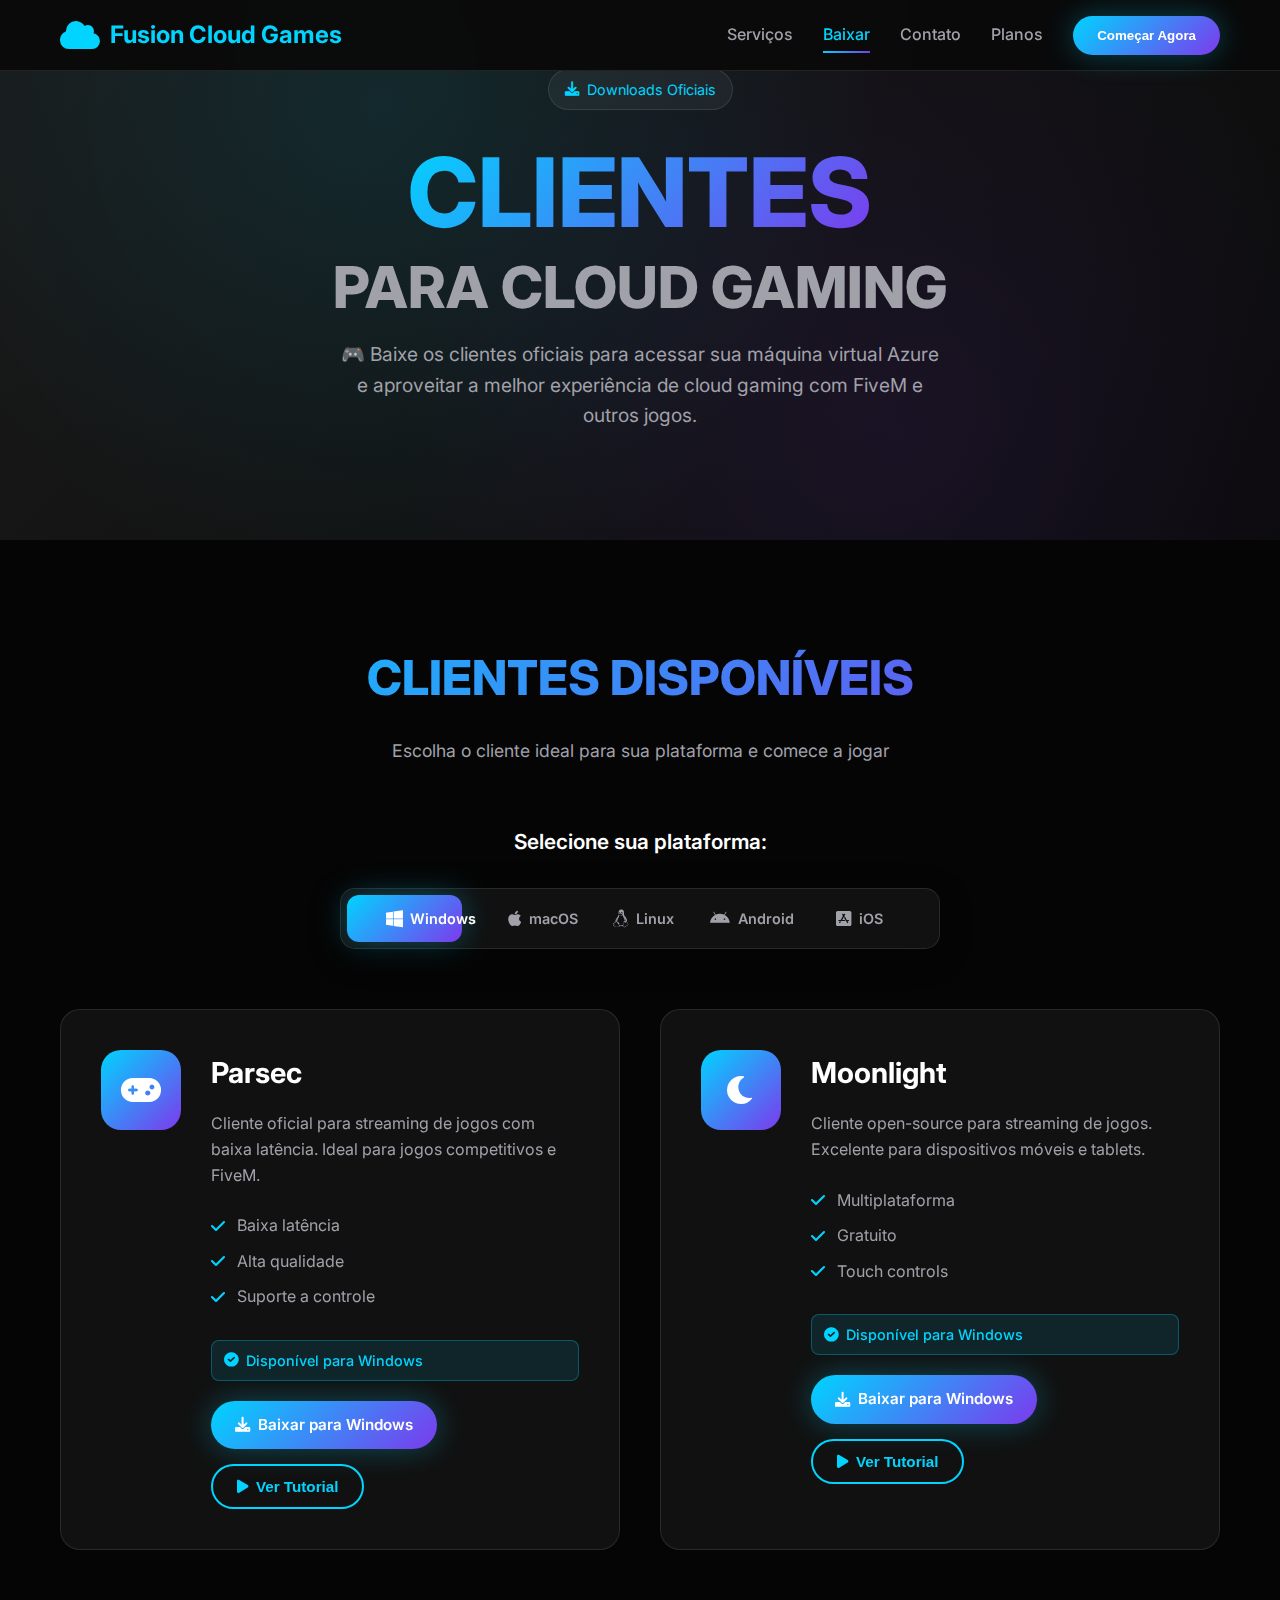
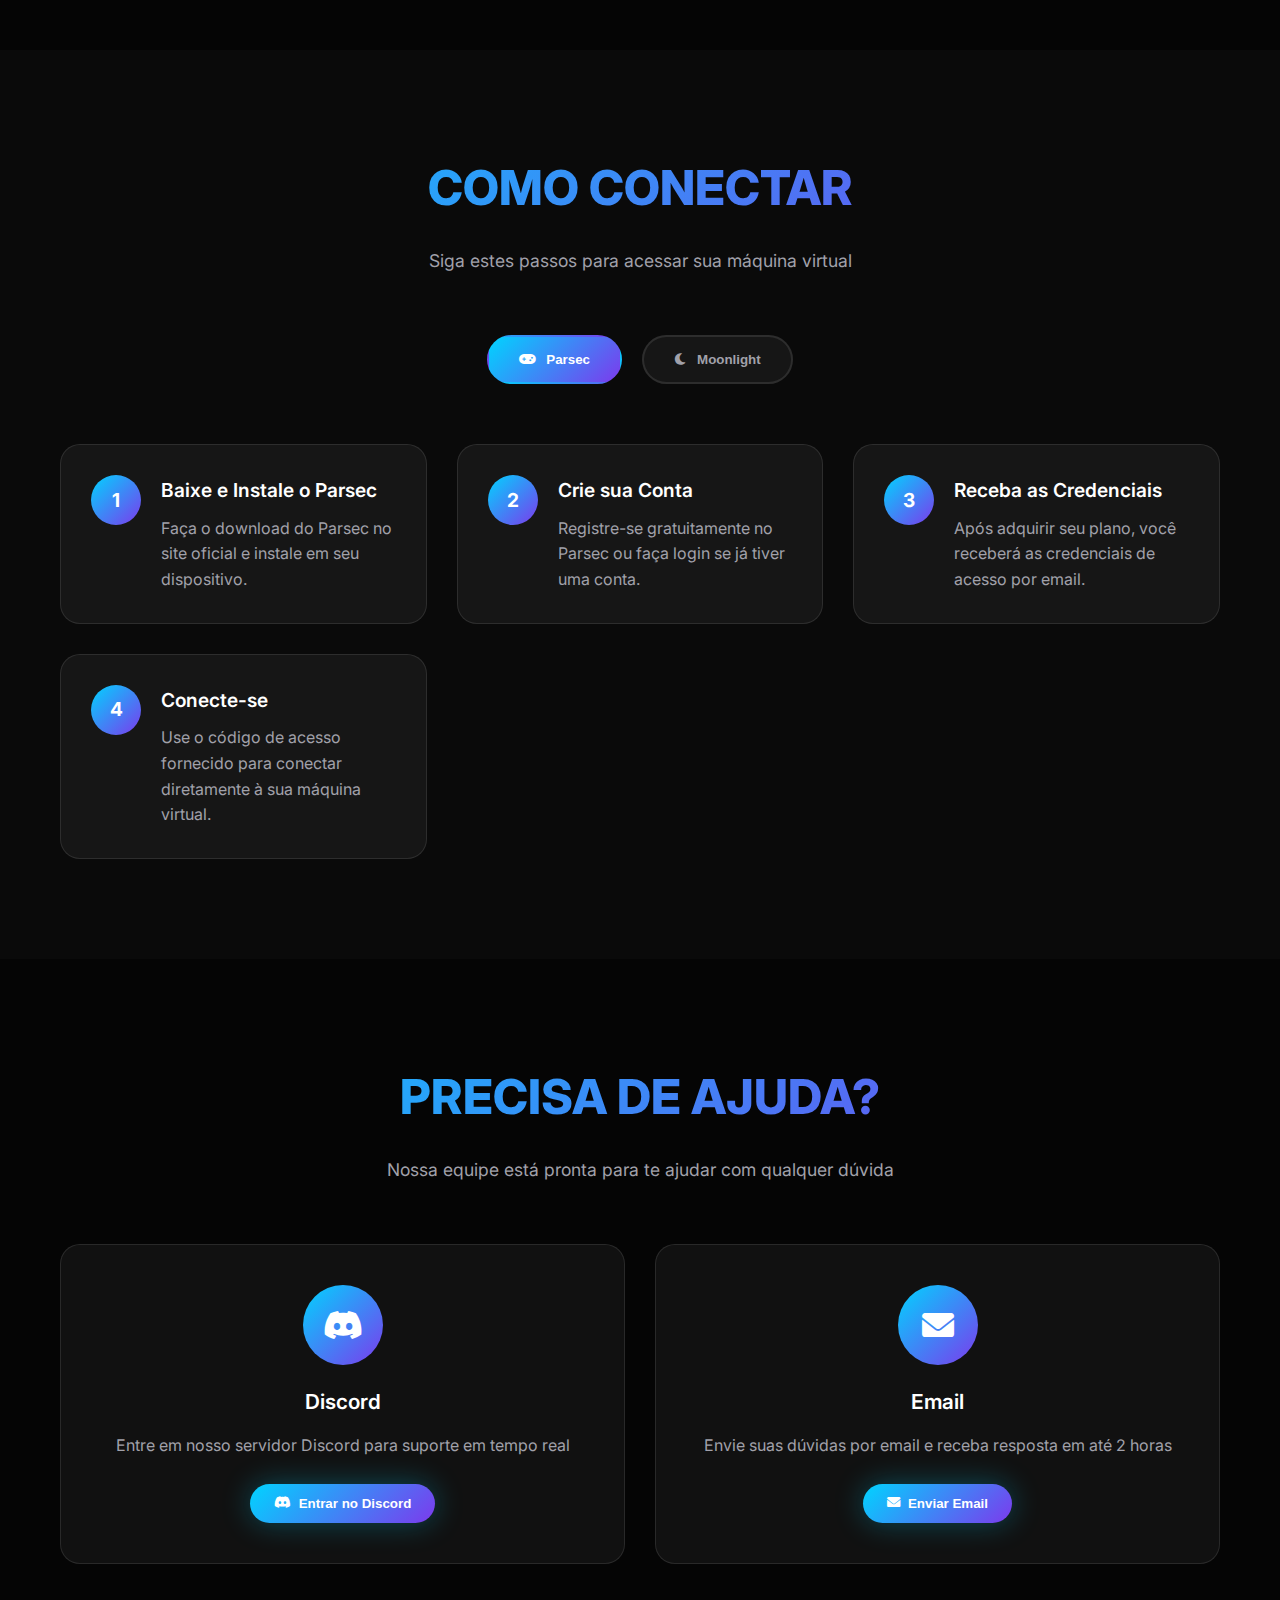
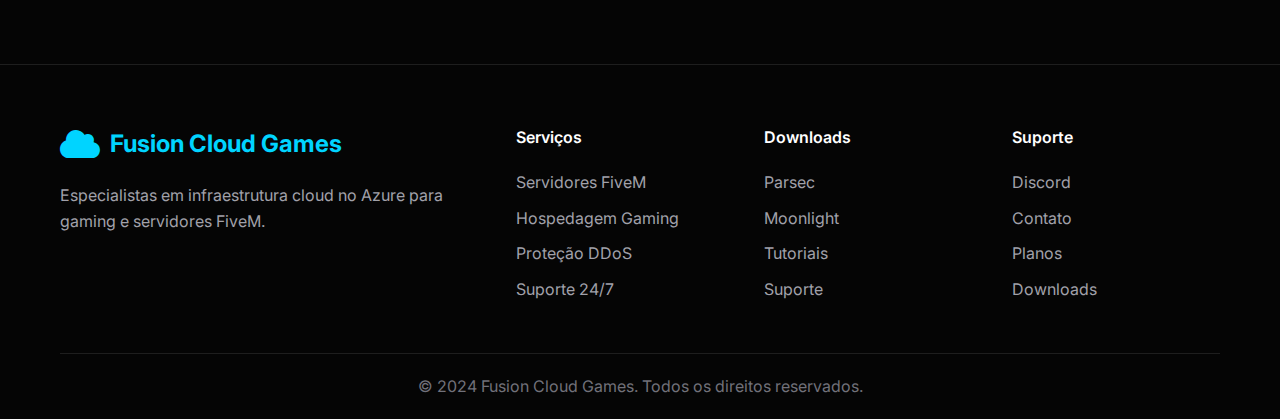
<file: downloads.html>
<!DOCTYPE html>
<html lang="pt-BR">
<head>
    <meta charset="UTF-8">
    <meta name="viewport" content="width=device-width, initial-scale=1.0">
    <title>Downloads - Fusion Cloud Games</title>
    <link rel="stylesheet" href="styles.css">
    <link href="https://fonts.googleapis.com/css2?family=Inter:wght@300;400;500;600;700;800&display=swap" rel="stylesheet">
    <link rel="stylesheet" href="https://cdnjs.cloudflare.com/ajax/libs/font-awesome/6.0.0/css/all.min.css">
</head>
<body>
    <!-- Navigation -->
    <nav class="navbar">
        <div class="nav-container">
            <div class="nav-logo">
                <i class="fas fa-cloud"></i>
                <span>Fusion Cloud Games</span>
            </div>
            <div class="nav-menu">
                <a href="index.html#services" class="nav-link">Serviços</a>
                <a href="downloads.html" class="nav-link active">Baixar</a>
                <a href="index.html#contact" class="nav-link">Contato</a>
                <a href="index.html#plans" class="nav-link">Planos</a>
                <button class="cta-button" onclick="window.open('https://discord.gg/skmDUGqHpy', '_blank')">Começar Agora</button>
            </div>
            <div class="hamburger">
                <span></span>
                <span></span>
                <span></span>
            </div>
        </div>
    </nav>

    <!-- Hero Section -->
    <section class="downloads-hero">
        <div class="hero-background">
            <div class="gradient-overlay"></div>
        </div>
        <div class="hero-content">
            <div class="hero-badge">
                <i class="fas fa-download"></i>
                <span>Downloads Oficiais</span>
            </div>
            <h1 class="hero-title">
                <span class="gradient-text">CLIENTES</span>
                <span class="hero-subtitle">PARA CLOUD GAMING</span>
            </h1>
            <p class="hero-description">
                🎮 Baixe os clientes oficiais para acessar sua máquina virtual Azure e aproveitar 
                a melhor experiência de cloud gaming com FiveM e outros jogos.
            </p>
        </div>
    </section>

    <!-- Downloads Section -->
    <section class="downloads-section">
        <div class="container">
            <h2 class="section-title">CLIENTES DISPONÍVEIS</h2>
            <p class="section-subtitle">Escolha o cliente ideal para sua plataforma e comece a jogar</p>
            
            <!-- Platform Selector -->
            <div class="platform-selector">
                <h3>Selecione sua plataforma:</h3>
                <div class="platform-segment-control">
                    <input type="radio" id="windows" name="platform" value="windows" checked>
                    <label for="windows" class="platform-option">
                        <i class="fab fa-windows"></i>
                        <span>Windows</span>
                    </label>
                    
                    <input type="radio" id="mac" name="platform" value="mac">
                    <label for="mac" class="platform-option">
                        <i class="fab fa-apple"></i>
                        <span>macOS</span>
                    </label>
                    
                    <input type="radio" id="linux" name="platform" value="linux">
                    <label for="linux" class="platform-option">
                        <i class="fab fa-linux"></i>
                        <span>Linux</span>
                    </label>
                    
                    <input type="radio" id="android" name="platform" value="android">
                    <label for="android" class="platform-option">
                        <i class="fab fa-android"></i>
                        <span>Android</span>
                    </label>
                    
                    <input type="radio" id="ios" name="platform" value="ios">
                    <label for="ios" class="platform-option">
                        <i class="fab fa-app-store-ios"></i>
                        <span>iOS</span>
                    </label>
                    
                    <div class="platform-indicator"></div>
                </div>
            </div>

            <div class="downloads-grid">
                <!-- Parsec -->
                <div class="download-card">
                    <div class="download-icon">
                        <i class="fas fa-gamepad"></i>
                    </div>
                    <div class="download-info">
                        <h3>Parsec</h3>
                        <p>Cliente oficial para streaming de jogos com baixa latência. Ideal para jogos competitivos e FiveM.</p>
                        <div class="download-features">
                            <div class="feature-item">
                                <i class="fas fa-check"></i>
                                <span>Baixa latência</span>
                            </div>
                            <div class="feature-item">
                                <i class="fas fa-check"></i>
                                <span>Alta qualidade</span>
                            </div>
                            <div class="feature-item">
                                <i class="fas fa-check"></i>
                                <span>Suporte a controle</span>
                            </div>
                        </div>
                        <div class="platform-info">
                            <div class="platform-status" id="parsec-status">
                                <i class="fas fa-check-circle"></i>
                                <span>Disponível para Windows</span>
                            </div>
                        </div>
                        <div class="download-buttons">
                            <a href="https://parsec.app/downloads" target="_blank" class="download-btn primary" id="parsec-download">
                                <i class="fas fa-download"></i>
                                <span id="parsec-text">Baixar para Windows</span>
                            </a>
                            <button class="download-btn secondary" onclick="showTutorial('parsec')">
                                <i class="fas fa-play"></i>
                                Ver Tutorial
                            </button>
                        </div>
                    </div>
                </div>

                <!-- Moonlight -->
                <div class="download-card">
                    <div class="download-icon">
                        <i class="fas fa-moon"></i>
                    </div>
                    <div class="download-info">
                        <h3>Moonlight</h3>
                        <p>Cliente open-source para streaming de jogos. Excelente para dispositivos móveis e tablets.</p>
                        <div class="download-features">
                            <div class="feature-item">
                                <i class="fas fa-check"></i>
                                <span>Multiplataforma</span>
                            </div>
                            <div class="feature-item">
                                <i class="fas fa-check"></i>
                                <span>Gratuito</span>
                            </div>
                            <div class="feature-item">
                                <i class="fas fa-check"></i>
                                <span>Touch controls</span>
                            </div>
                        </div>
                        <div class="platform-info">
                            <div class="platform-status" id="moonlight-status">
                                <i class="fas fa-check-circle"></i>
                                <span>Disponível para Windows</span>
                            </div>
                        </div>
                        <div class="download-buttons">
                            <a href="https://moonlight-stream.org/" target="_blank" class="download-btn primary" id="moonlight-download">
                                <i class="fas fa-download"></i>
                                <span id="moonlight-text">Baixar para Windows</span>
                            </a>
                            <button class="download-btn secondary" onclick="showTutorial('moonlight')">
                                <i class="fas fa-play"></i>
                                Ver Tutorial
                            </button>
                        </div>
                    </div>
                </div>
            </div>
        </div>
    </section>

    <!-- Tutorial Section -->
    <section class="tutorial-section">
        <div class="container">
            <h2 class="section-title">COMO CONECTAR</h2>
            <p class="section-subtitle">Siga estes passos para acessar sua máquina virtual</p>
            
            <div class="tutorial-tabs">
                <button class="tutorial-tab active" data-tutorial="parsec">
                    <i class="fas fa-gamepad"></i>
                    <span>Parsec</span>
                </button>
                <button class="tutorial-tab" data-tutorial="moonlight">
                    <i class="fas fa-moon"></i>
                    <span>Moonlight</span>
                </button>
            </div>

            <!-- Parsec Tutorial -->
            <div class="tutorial-content active" id="parsec-tutorial">
                <div class="tutorial-steps">
                    <div class="step">
                        <div class="step-number">1</div>
                        <div class="step-content">
                            <h3>Baixe e Instale o Parsec</h3>
                            <p>Faça o download do Parsec no site oficial e instale em seu dispositivo.</p>
                        </div>
                    </div>
                    <div class="step">
                        <div class="step-number">2</div>
                        <div class="step-content">
                            <h3>Crie sua Conta</h3>
                            <p>Registre-se gratuitamente no Parsec ou faça login se já tiver uma conta.</p>
                        </div>
                    </div>
                    <div class="step">
                        <div class="step-number">3</div>
                        <div class="step-content">
                            <h3>Receba as Credenciais</h3>
                            <p>Após adquirir seu plano, você receberá as credenciais de acesso por email.</p>
                        </div>
                    </div>
                    <div class="step">
                        <div class="step-number">4</div>
                        <div class="step-content">
                            <h3>Conecte-se</h3>
                            <p>Use o código de acesso fornecido para conectar diretamente à sua máquina virtual.</p>
                        </div>
                    </div>
                </div>
            </div>

            <!-- Moonlight Tutorial -->
            <div class="tutorial-content" id="moonlight-tutorial">
                <div class="tutorial-steps">
                    <div class="step">
                        <div class="step-number">1</div>
                        <div class="step-content">
                            <h3>Baixe o Moonlight</h3>
                            <p>Instale o Moonlight no seu dispositivo (Windows, Android, iOS, etc.).</p>
                        </div>
                    </div>
                    <div class="step">
                        <div class="step-number">2</div>
                        <div class="step-content">
                            <h3>Configure a Conexão</h3>
                            <p>Adicione o IP da máquina virtual e configure as credenciais fornecidas.</p>
                        </div>
                    </div>
                    <div class="step">
                        <div class="step-number">3</div>
                        <div class="step-content">
                            <h3>Teste a Conexão</h3>
                            <p>Verifique se a conexão está estável e com boa qualidade de imagem.</p>
                        </div>
                    </div>
                    <div class="step">
                        <div class="step-number">4</div>
                        <div class="step-content">
                            <h3>Comece a Jogar</h3>
                            <p>Abra o FiveM ou seu jogo favorito e aproveite a experiência de cloud gaming!</p>
                        </div>
                    </div>
                </div>
            </div>
        </div>
    </section>

    <!-- Support Section -->
    <section class="support-section">
        <div class="container">
            <h2 class="section-title">PRECISA DE AJUDA?</h2>
            <p class="section-subtitle">Nossa equipe está pronta para te ajudar com qualquer dúvida</p>
            
            <div class="support-options">
                <div class="support-card">
                    <div class="support-icon">
                        <i class="fab fa-discord"></i>
                    </div>
                    <h3>Discord</h3>
                    <p>Entre em nosso servidor Discord para suporte em tempo real</p>
                    <button class="support-btn" onclick="window.open('https://discord.gg/skmDUGqHpy', '_blank')">
                        <i class="fab fa-discord"></i>
                        Entrar no Discord
                    </button>
                </div>
                
                <div class="support-card">
                    <div class="support-icon">
                        <i class="fas fa-envelope"></i>
                    </div>
                    <h3>Email</h3>
                    <p>Envie suas dúvidas por email e receba resposta em até 2 horas</p>
                    <button class="support-btn" onclick="window.location.href='index.html#contact'">
                        <i class="fas fa-envelope"></i>
                        Enviar Email
                    </button>
                </div>
            </div>
        </div>
    </section>

    <!-- Footer -->
    <footer class="footer">
        <div class="container">
            <div class="footer-content">
                <div class="footer-section">
                    <div class="footer-logo">
                        <i class="fas fa-cloud"></i>
                        <span>Fusion Cloud Games</span>
                    </div>
                    <p>Especialistas em infraestrutura cloud no Azure para gaming e servidores FiveM.</p>
                </div>
                
                <div class="footer-section">
                    <h4>Serviços</h4>
                    <ul>
                        <li><a href="index.html#services">Servidores FiveM</a></li>
                        <li><a href="index.html#services">Hospedagem Gaming</a></li>
                        <li><a href="index.html#services">Proteção DDoS</a></li>
                        <li><a href="index.html#services">Suporte 24/7</a></li>
                    </ul>
                </div>
                
                <div class="footer-section">
                    <h4>Downloads</h4>
                    <ul>
                        <li><a href="#parsec">Parsec</a></li>
                        <li><a href="#moonlight">Moonlight</a></li>
                        <li><a href="#tutorial">Tutoriais</a></li>
                        <li><a href="#support">Suporte</a></li>
                    </ul>
                </div>
                
                <div class="footer-section">
                    <h4>Suporte</h4>
                    <ul>
                        <li><a href="https://discord.gg/skmDUGqHpy" target="_blank">Discord</a></li>
                        <li><a href="index.html#contact">Contato</a></li>
                        <li><a href="index.html#plans">Planos</a></li>
                        <li><a href="downloads.html">Downloads</a></li>
                    </ul>
                </div>
            </div>
            
            <div class="footer-bottom">
                <p>&copy; 2024 Fusion Cloud Games. Todos os direitos reservados.</p>
            </div>
        </div>
    </footer>

    <script src="script.js"></script>
    <script>
        // Platform data
        const platformData = {
            windows: {
                name: 'Windows',
                parsec: { available: true, url: 'https://parsec.app/downloads', text: 'Baixar para Windows' },
                moonlight: { available: true, url: 'https://moonlight-stream.org/', text: 'Baixar para Windows' }
            },
            mac: {
                name: 'macOS',
                parsec: { available: true, url: 'https://parsec.app/downloads', text: 'Baixar para macOS' },
                moonlight: { available: true, url: 'https://moonlight-stream.org/', text: 'Baixar para macOS' }
            },
            linux: {
                name: 'Linux',
                parsec: { available: false, url: '#', text: 'Não disponível' },
                moonlight: { available: true, url: 'https://moonlight-stream.org/', text: 'Baixar para Linux' }
            },
            android: {
                name: 'Android',
                parsec: { available: true, url: 'https://play.google.com/store/apps/details?id=tv.parsec.client', text: 'Baixar no Google Play' },
                moonlight: { available: true, url: 'https://play.google.com/store/apps/details?id=com.limelight', text: 'Baixar no Google Play' }
            },
            ios: {
                name: 'iOS',
                parsec: { available: false, url: '#', text: 'Não disponível' },
                moonlight: { available: true, url: 'https://apps.apple.com/app/moonlight-game-streaming/id1000551566', text: 'Baixar na App Store' }
            }
        };

        // Platform selector functionality
        const platformInputs = document.querySelectorAll('input[name="platform"]');
        
        platformInputs.forEach(input => {
            input.addEventListener('change', function() {
                const selectedPlatform = this.value;
                updatePlatformInfo(selectedPlatform);
            });
        });

        function updatePlatformInfo(platform) {
            const data = platformData[platform];
            
            // Update Parsec
            const parsecStatus = document.getElementById('parsec-status');
            const parsecDownload = document.getElementById('parsec-download');
            const parsecText = document.getElementById('parsec-text');
            
            if (data.parsec.available) {
                parsecStatus.innerHTML = '<i class="fas fa-check-circle"></i><span>Disponível para ' + data.name + '</span>';
                parsecStatus.style.background = 'rgba(0, 212, 255, 0.1)';
                parsecStatus.style.borderColor = 'rgba(0, 212, 255, 0.3)';
                parsecStatus.style.color = 'var(--primary-color)';
                parsecDownload.href = data.parsec.url;
                parsecDownload.style.opacity = '1';
                parsecDownload.style.pointerEvents = 'auto';
                parsecText.textContent = data.parsec.text;
            } else {
                parsecStatus.innerHTML = '<i class="fas fa-times-circle"></i><span>Não disponível para ' + data.name + '</span>';
                parsecStatus.style.background = 'rgba(239, 68, 68, 0.1)';
                parsecStatus.style.borderColor = 'rgba(239, 68, 68, 0.3)';
                parsecStatus.style.color = '#ef4444';
                parsecDownload.href = '#';
                parsecDownload.style.opacity = '0.5';
                parsecDownload.style.pointerEvents = 'none';
                parsecText.textContent = data.parsec.text;
            }
            
            // Update Moonlight
            const moonlightStatus = document.getElementById('moonlight-status');
            const moonlightDownload = document.getElementById('moonlight-download');
            const moonlightText = document.getElementById('moonlight-text');
            
            if (data.moonlight.available) {
                moonlightStatus.innerHTML = '<i class="fas fa-check-circle"></i><span>Disponível para ' + data.name + '</span>';
                moonlightStatus.style.background = 'rgba(0, 212, 255, 0.1)';
                moonlightStatus.style.borderColor = 'rgba(0, 212, 255, 0.3)';
                moonlightStatus.style.color = 'var(--primary-color)';
                moonlightDownload.href = data.moonlight.url;
                moonlightDownload.style.opacity = '1';
                moonlightDownload.style.pointerEvents = 'auto';
                moonlightText.textContent = data.moonlight.text;
            } else {
                moonlightStatus.innerHTML = '<i class="fas fa-times-circle"></i><span>Não disponível para ' + data.name + '</span>';
                moonlightStatus.style.background = 'rgba(239, 68, 68, 0.1)';
                moonlightStatus.style.borderColor = 'rgba(239, 68, 68, 0.3)';
                moonlightStatus.style.color = '#ef4444';
                moonlightDownload.href = '#';
                moonlightDownload.style.opacity = '0.5';
                moonlightDownload.style.pointerEvents = 'none';
                moonlightText.textContent = data.moonlight.text;
            }
        }

        // Tutorial tabs functionality
        const tutorialTabs = document.querySelectorAll('.tutorial-tab');
        const tutorialContents = document.querySelectorAll('.tutorial-content');

        tutorialTabs.forEach(tab => {
            tab.addEventListener('click', function() {
                const tutorialType = this.getAttribute('data-tutorial');
                
                // Remove active class from all tabs and contents
                tutorialTabs.forEach(t => t.classList.remove('active'));
                tutorialContents.forEach(c => c.classList.remove('active'));
                
                // Add active class to clicked tab and corresponding content
                this.classList.add('active');
                document.getElementById(`${tutorialType}-tutorial`).classList.add('active');
            });
        });

        function showTutorial(type) {
            // Remove active class from all tabs and contents
            tutorialTabs.forEach(t => t.classList.remove('active'));
            tutorialContents.forEach(c => c.classList.remove('active'));
            
            // Add active class to selected tutorial
            document.querySelector(`[data-tutorial="${type}"]`).classList.add('active');
            document.getElementById(`${type}-tutorial`).classList.add('active');
            
            // Scroll to tutorial section
            document.querySelector('.tutorial-section').scrollIntoView({ behavior: 'smooth' });
        }

        // Initialize platform info on page load
        document.addEventListener('DOMContentLoaded', function() {
            updatePlatformInfo('windows');
        });
    </script>
</body>
</html>
</file>
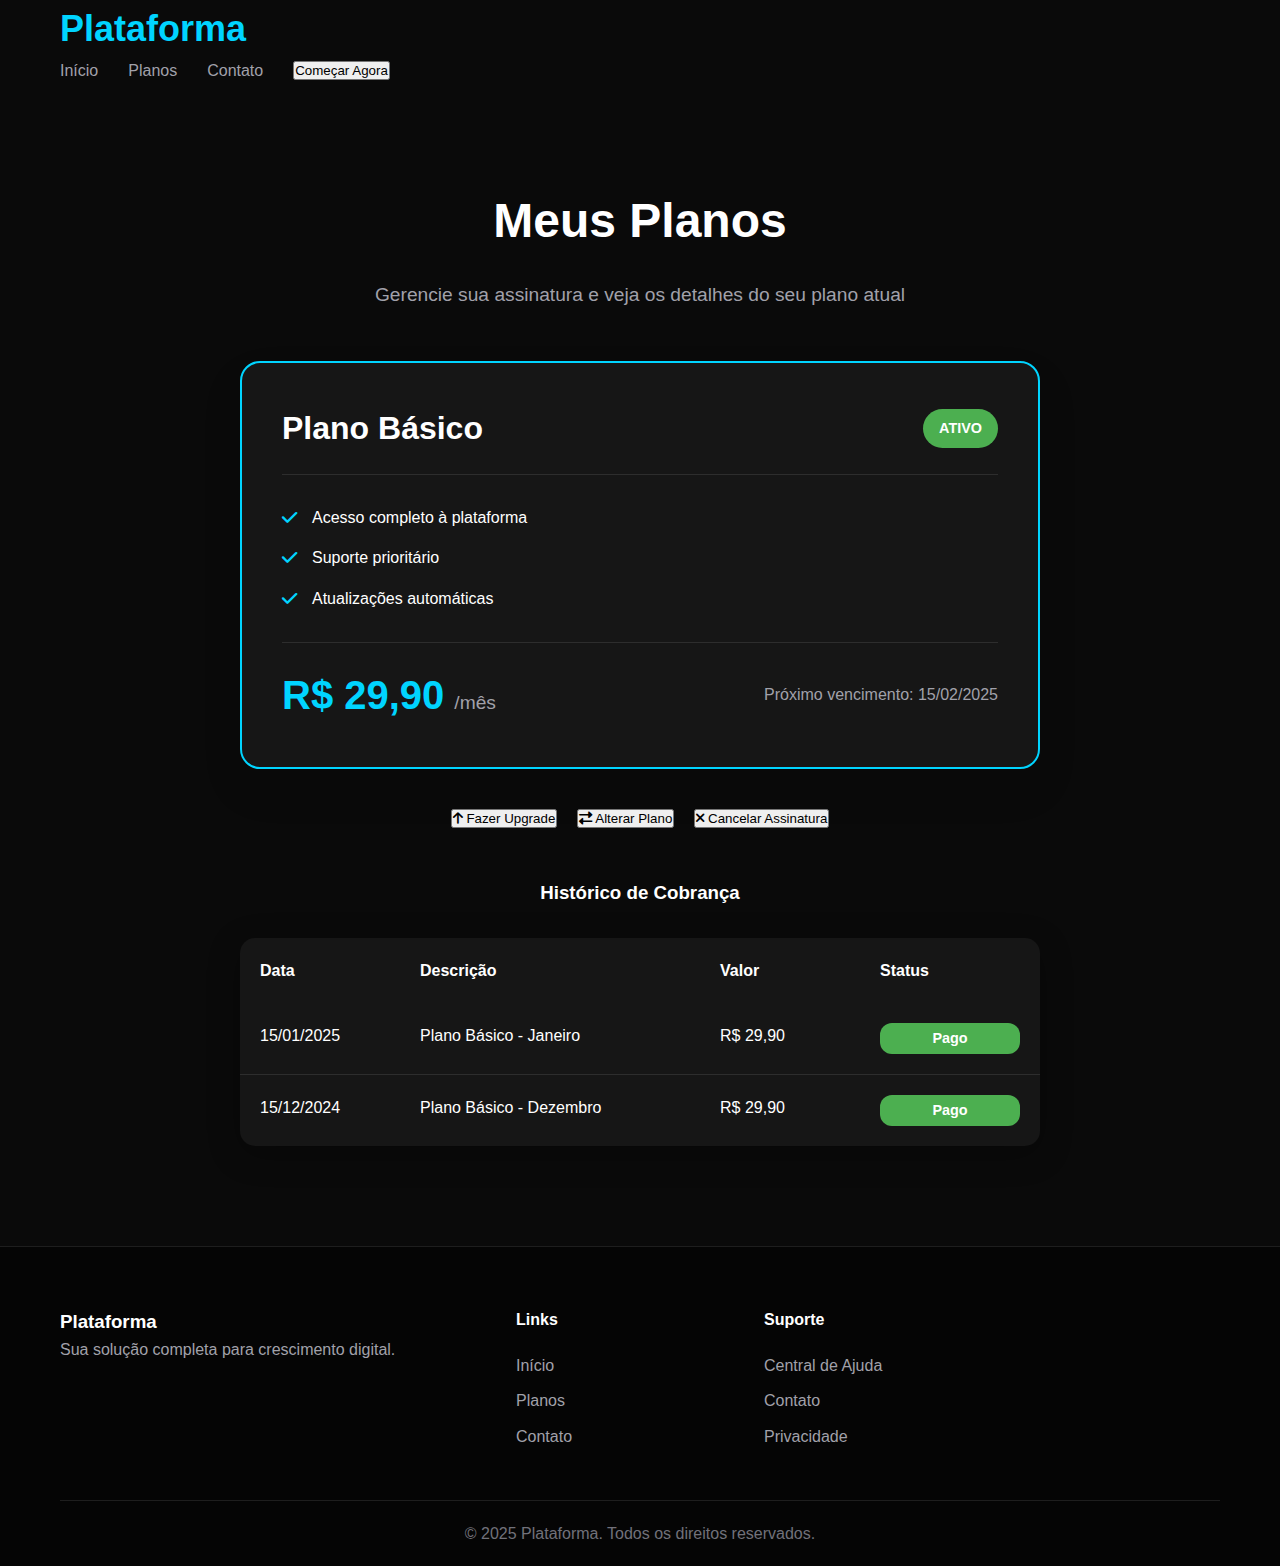
<file: plans.html>
<!DOCTYPE html>
<html lang="pt-BR">
<head>
    <meta charset="UTF-8">
    <meta name="viewport" content="width=device-width, initial-scale=1.0">
    <title>Meus Planos - Plataforma</title>
    <link rel="stylesheet" href="styles.css">
    <link rel="stylesheet" href="https://cdnjs.cloudflare.com/ajax/libs/font-awesome/6.0.0/css/all.min.css">
</head>
<body>
    <!-- Header -->
    <header class="header">
        <div class="container">
            <div class="nav">
                <div class="nav-logo">
                    <h2>Plataforma</h2>
                </div>
                <div class="nav-menu">
                    <a href="index.html" class="nav-link">Início</a>
                    <a href="#plans" class="nav-link">Planos</a>
                    <a href="#contact" class="nav-link">Contato</a>
                    <button id="login-btn" class="btn btn-primary">Começar Agora</button>
                </div>
            </div>
        </div>
    </header>

    <!-- Plans Section -->
    <section class="plans-section">
        <div class="container">
            <div class="plans-header">
                <h1>Meus Planos</h1>
                <p>Gerencie sua assinatura e veja os detalhes do seu plano atual</p>
            </div>

            <div class="current-plan">
                <div class="plan-card active">
                    <div class="plan-header">
                        <h3 id="current-plan-name">Plano Básico</h3>
                        <span class="plan-status" id="plan-status">Ativo</span>
                    </div>
                    <div class="plan-details">
                        <div class="plan-feature">
                            <i class="fas fa-check"></i>
                            <span>Acesso completo à plataforma</span>
                        </div>
                        <div class="plan-feature">
                            <i class="fas fa-check"></i>
                            <span>Suporte prioritário</span>
                        </div>
                        <div class="plan-feature">
                            <i class="fas fa-check"></i>
                            <span>Atualizações automáticas</span>
                        </div>
                    </div>
                    <div class="plan-info">
                        <div class="plan-price">
                            <span class="price" id="current-plan-price">R$ 29,90</span>
                            <span class="period">/mês</span>
                        </div>
                        <div class="plan-date">
                            <p>Próximo vencimento: <span id="next-billing">15/02/2025</span></p>
                        </div>
                    </div>
                </div>
            </div>

            <div class="plan-actions">
                <button class="btn btn-primary" onclick="upgradePlan()">
                    <i class="fas fa-arrow-up"></i>
                    Fazer Upgrade
                </button>
                <button class="btn btn-secondary" onclick="changePlan()">
                    <i class="fas fa-exchange-alt"></i>
                    Alterar Plano
                </button>
                <button class="btn btn-danger" onclick="cancelPlan()">
                    <i class="fas fa-times"></i>
                    Cancelar Assinatura
                </button>
            </div>

            <div class="billing-history">
                <h3>Histórico de Cobrança</h3>
                <div class="billing-table">
                    <div class="billing-header">
                        <span>Data</span>
                        <span>Descrição</span>
                        <span>Valor</span>
                        <span>Status</span>
                    </div>
                    <div class="billing-row">
                        <span>15/01/2025</span>
                        <span>Plano Básico - Janeiro</span>
                        <span>R$ 29,90</span>
                        <span class="status paid">Pago</span>
                    </div>
                    <div class="billing-row">
                        <span>15/12/2024</span>
                        <span>Plano Básico - Dezembro</span>
                        <span>R$ 29,90</span>
                        <span class="status paid">Pago</span>
                    </div>
                </div>
            </div>
        </div>
    </section>

    <!-- Footer -->
    <footer class="footer">
        <div class="container">
            <div class="footer-content">
                <div class="footer-section">
                    <h3>Plataforma</h3>
                    <p>Sua solução completa para crescimento digital.</p>
                </div>
                <div class="footer-section">
                    <h4>Links</h4>
                    <ul>
                        <li><a href="index.html">Início</a></li>
                        <li><a href="#plans">Planos</a></li>
                        <li><a href="#contact">Contato</a></li>
                    </ul>
                </div>
                <div class="footer-section">
                    <h4>Suporte</h4>
                    <ul>
                        <li><a href="#help">Central de Ajuda</a></li>
                        <li><a href="#contact">Contato</a></li>
                        <li><a href="#privacy">Privacidade</a></li>
                    </ul>
                </div>
            </div>
            <div class="footer-bottom">
                <p>&copy; 2025 Plataforma. Todos os direitos reservados.</p>
            </div>
        </div>
    </footer>

    <script src="script.js"></script>
    <script src="plans.js"></script>
</body>
</html>
</file>
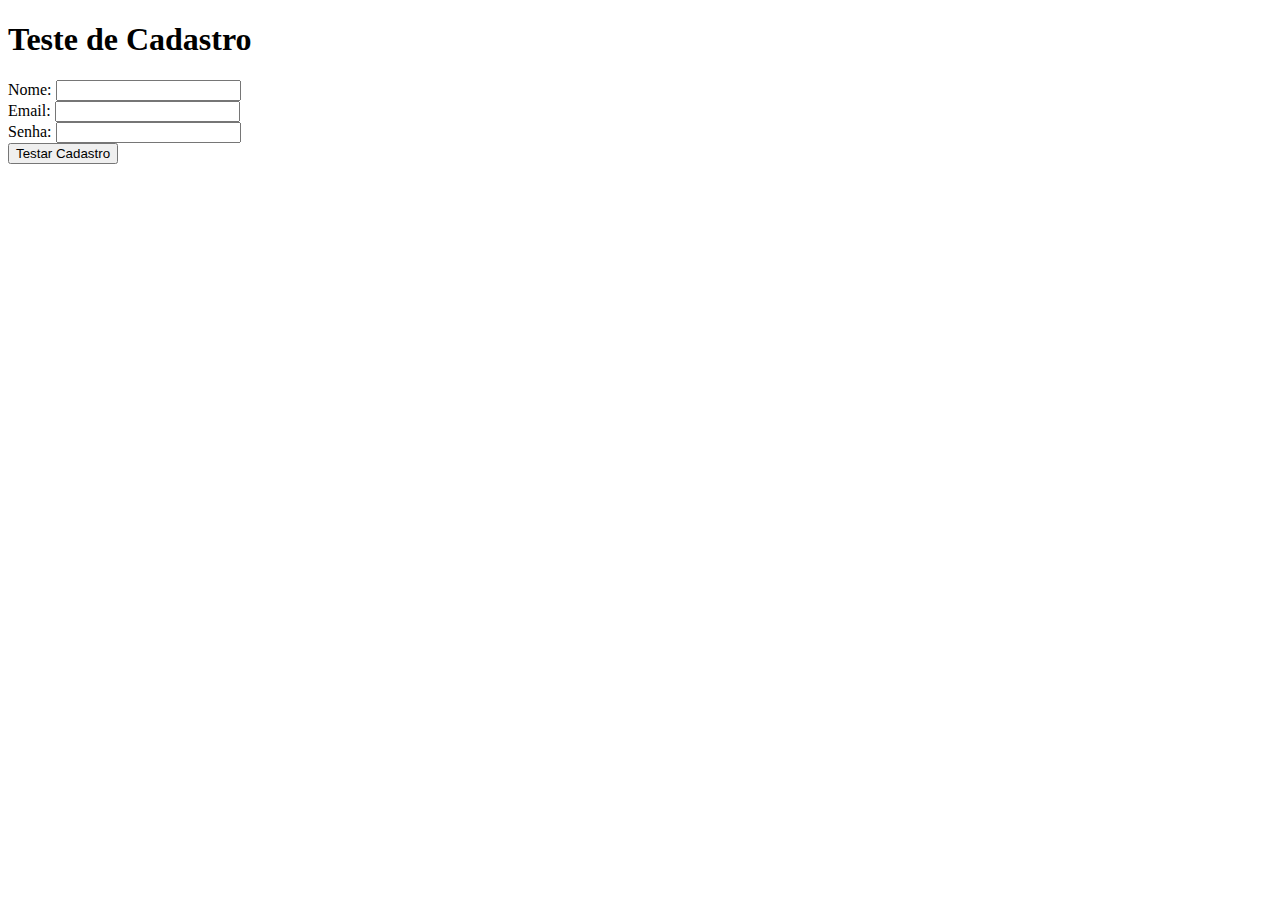
<file: test.html>
<!DOCTYPE html>
<html lang="pt-BR">
<head>
    <meta charset="UTF-8">
    <meta name="viewport" content="width=device-width, initial-scale=1.0">
    <title>Teste de Cadastro</title>
</head>
<body>
    <h1>Teste de Cadastro</h1>
    
    <form id="test-form">
        <div>
            <label for="test-name">Nome:</label>
            <input type="text" id="test-name" required>
        </div>
        <div>
            <label for="test-email">Email:</label>
            <input type="email" id="test-email" required>
        </div>
        <div>
            <label for="test-password">Senha:</label>
            <input type="password" id="test-password" required>
        </div>
        <button type="submit">Testar Cadastro</button>
    </form>
    
    <div id="result"></div>
    
    <script>
        document.getElementById('test-form').addEventListener('submit', function(e) {
            e.preventDefault();
            
            const name = document.getElementById('test-name').value;
            const email = document.getElementById('test-email').value;
            const password = document.getElementById('test-password').value;
            
            const result = document.getElementById('result');
            result.innerHTML = `
                <h3>Dados Capturados:</h3>
                <p>Nome: ${name}</p>
                <p>Email: ${email}</p>
                <p>Senha: ${password}</p>
            `;
        });
    </script>
</body>
</html>
</file>
<file: styles.css>
/* Reset e Base */
* {
    margin: 0;
    padding: 0;
    box-sizing: border-box;
}

:root {
    --primary-color: #00d4ff;
    --secondary-color: #7c3aed;
    --accent-color: #f59e0b;
    --dark-bg: #0a0a0a;
    --darker-bg: #050505;
    --card-bg: rgba(255, 255, 255, 0.05);
    --text-primary: #ffffff;
    --text-secondary: #a1a1aa;
    --text-muted: #71717a;
    --border-color: rgba(255, 255, 255, 0.1);
    --gradient-primary: linear-gradient(135deg, #00d4ff 0%, #7c3aed 100%);
    --gradient-secondary: linear-gradient(135deg, #f59e0b 0%, #ef4444 100%);
    --gradient-dark: linear-gradient(135deg, #1a1a1a 0%, #0a0a0a 100%);
    --shadow-glow: 0 0 30px rgba(0, 212, 255, 0.3);
    --shadow-card: 0 8px 32px rgba(0, 0, 0, 0.3);
}

body {
    font-family: 'Inter', sans-serif;
    background: var(--dark-bg);
    color: var(--text-primary);
    line-height: 1.6;
    overflow-x: hidden;
}

.container {
    max-width: 1200px;
    margin: 0 auto;
    padding: 0 20px;
}

/* Navigation */
.navbar {
    position: fixed;
    top: 0;
    width: 100%;
    background: rgba(10, 10, 10, 0.95);
    backdrop-filter: blur(20px);
    border-bottom: 1px solid var(--border-color);
    z-index: 1000;
    transition: all 0.3s ease;
}

.nav-container {
    max-width: 1200px;
    margin: 0 auto;
    padding: 0 20px;
    display: flex;
    justify-content: space-between;
    align-items: center;
    height: 70px;
}

.nav-logo {
    display: flex;
    align-items: center;
    gap: 10px;
    font-size: 1.5rem;
    font-weight: 700;
    color: var(--primary-color);
}

.nav-logo i {
    font-size: 2rem;
}

.nav-menu {
    display: flex;
    align-items: center;
    gap: 30px;
}

.nav-link {
    color: var(--text-secondary);
    text-decoration: none;
    font-weight: 500;
    transition: color 0.3s ease;
    position: relative;
}

.nav-link:hover {
    color: var(--primary-color);
}

.nav-link::after {
    content: '';
    position: absolute;
    bottom: -5px;
    left: 0;
    width: 0;
    height: 2px;
    background: var(--gradient-primary);
    transition: width 0.3s ease;
}

.nav-link:hover::after {
    width: 100%;
}

.cta-button {
    background: var(--gradient-primary);
    color: white;
    border: none;
    padding: 12px 24px;
    border-radius: 25px;
    font-weight: 600;
    cursor: pointer;
    transition: all 0.3s ease;
    box-shadow: var(--shadow-glow);
}

.cta-button:hover {
    transform: translateY(-2px);
    box-shadow: 0 0 40px rgba(0, 212, 255, 0.5);
}

.hamburger {
    display: none;
    flex-direction: column;
    cursor: pointer;
    gap: 4px;
}

.hamburger span {
    width: 25px;
    height: 3px;
    background: var(--text-primary);
    transition: all 0.3s ease;
}

/* Hero Section */
.hero {
    min-height: 100vh;
    display: flex;
    align-items: center;
    position: relative;
    overflow: hidden;
}

.hero-background {
    position: absolute;
    top: 0;
    left: 0;
    width: 100%;
    height: 100%;
    background: var(--gradient-dark);
}

.gradient-overlay {
    position: absolute;
    top: 0;
    left: 0;
    width: 100%;
    height: 100%;
    background: radial-gradient(circle at 30% 20%, rgba(0, 212, 255, 0.1) 0%, transparent 50%),
                radial-gradient(circle at 70% 80%, rgba(124, 58, 237, 0.1) 0%, transparent 50%);
}

.floating-elements {
    position: absolute;
    width: 100%;
    height: 100%;
}

.floating-card {
    position: absolute;
    width: 200px;
    height: 200px;
    background: var(--card-bg);
    border-radius: 20px;
    backdrop-filter: blur(20px);
    border: 1px solid var(--border-color);
    animation: float 6s ease-in-out infinite;
}

.floating-card:nth-child(1) {
    top: 20%;
    left: 10%;
    animation-delay: 0s;
}

.floating-card:nth-child(2) {
    top: 60%;
    right: 15%;
    animation-delay: 2s;
}

.floating-card:nth-child(3) {
    bottom: 20%;
    left: 20%;
    animation-delay: 4s;
}

@keyframes float {
    0%, 100% { transform: translateY(0px) rotate(0deg); }
    50% { transform: translateY(-20px) rotate(5deg); }
}

.hero-content {
    position: relative;
    z-index: 2;
    text-align: center;
    max-width: 800px;
    margin: 0 auto;
    padding: 0 20px;
}

.hero-badge {
    display: inline-flex;
    align-items: center;
    gap: 8px;
    background: var(--card-bg);
    padding: 8px 16px;
    border-radius: 25px;
    border: 1px solid var(--border-color);
    margin-bottom: 30px;
    font-size: 0.9rem;
    color: var(--primary-color);
}

.hero-title {
    font-size: clamp(3rem, 8vw, 6rem);
    font-weight: 800;
    line-height: 1.1;
    margin-bottom: 20px;
}

.gradient-text {
    background: var(--gradient-primary);
    -webkit-background-clip: text;
    -webkit-text-fill-color: transparent;
    background-clip: text;
}

.hero-subtitle {
    display: block;
    color: var(--text-secondary);
    font-size: 0.6em;
    margin-top: 10px;
}

.hero-description {
    font-size: 1.2rem;
    color: var(--text-secondary);
    margin-bottom: 40px;
    max-width: 600px;
    margin-left: auto;
    margin-right: auto;
}

.hero-buttons {
    display: flex;
    gap: 20px;
    justify-content: center;
    flex-wrap: wrap;
}

.primary-button {
    background: var(--gradient-primary);
    color: white;
    border: none;
    padding: 16px 32px;
    border-radius: 30px;
    font-size: 1.1rem;
    font-weight: 600;
    cursor: pointer;
    transition: all 0.3s ease;
    box-shadow: var(--shadow-glow);
    display: flex;
    align-items: center;
    gap: 10px;
}

.primary-button:hover {
    transform: translateY(-3px);
    box-shadow: 0 0 50px rgba(0, 212, 255, 0.6);
}

.primary-button i {
    font-size: 1.2rem;
}

.primary-button .fa-discord {
    color: #5865f2;
}

.secondary-button {
    background: transparent;
    color: var(--text-primary);
    border: 2px solid var(--border-color);
    padding: 14px 30px;
    border-radius: 30px;
    font-size: 1.1rem;
    font-weight: 600;
    cursor: pointer;
    transition: all 0.3s ease;
    display: flex;
    align-items: center;
    gap: 10px;
}

.secondary-button:hover {
    border-color: var(--primary-color);
    color: var(--primary-color);
    transform: translateY(-3px);
}

/* Sections */
.section-title {
    font-size: clamp(2rem, 5vw, 3rem);
    font-weight: 800;
    text-align: center;
    margin-bottom: 20px;
    background: var(--gradient-primary);
    -webkit-background-clip: text;
    -webkit-text-fill-color: transparent;
    background-clip: text;
}

.section-subtitle {
    text-align: center;
    color: var(--text-secondary);
    font-size: 1.1rem;
    margin-bottom: 60px;
    max-width: 600px;
    margin-left: auto;
    margin-right: auto;
}

/* Features Section */
.features {
    padding: 100px 0;
    background: var(--darker-bg);
}

.features-grid {
    display: grid;
    grid-template-columns: repeat(auto-fit, minmax(350px, 1fr));
    gap: 30px;
}

.feature-card {
    background: var(--card-bg);
    padding: 40px 30px;
    border-radius: 20px;
    border: 1px solid var(--border-color);
    backdrop-filter: blur(20px);
    transition: all 0.3s ease;
    text-align: center;
}

.feature-card:hover {
    transform: translateY(-10px);
    box-shadow: var(--shadow-card);
    border-color: var(--primary-color);
}

.feature-icon {
    width: 80px;
    height: 80px;
    background: var(--gradient-primary);
    border-radius: 20px;
    display: flex;
    align-items: center;
    justify-content: center;
    margin: 0 auto 20px;
    font-size: 2rem;
    color: white;
}

.feature-card h3 {
    font-size: 1.3rem;
    font-weight: 600;
    margin-bottom: 15px;
    color: var(--text-primary);
}

.feature-card p {
    color: var(--text-secondary);
    line-height: 1.6;
}

/* Testimonials Section */
.testimonials {
    padding: 100px 0;
    background: var(--dark-bg);
}

.testimonials-grid {
    display: grid;
    grid-template-columns: repeat(auto-fit, minmax(350px, 1fr));
    gap: 30px;
}

.testimonial-card {
    background: var(--card-bg);
    padding: 30px;
    border-radius: 20px;
    border: 1px solid var(--border-color);
    backdrop-filter: blur(20px);
    transition: all 0.3s ease;
}

.testimonial-card:hover {
    transform: translateY(-5px);
    box-shadow: var(--shadow-card);
}

.testimonial-content {
    margin-bottom: 20px;
}

.testimonial-content p {
    color: var(--text-secondary);
    font-style: italic;
    line-height: 1.6;
}

.testimonial-author {
    display: flex;
    align-items: center;
    gap: 15px;
}

.author-avatar {
    width: 50px;
    height: 50px;
    background: var(--gradient-primary);
    border-radius: 50%;
    display: flex;
    align-items: center;
    justify-content: center;
    color: white;
    font-size: 1.2rem;
}

.author-info h4 {
    color: var(--text-primary);
    font-weight: 600;
    margin-bottom: 5px;
}

.author-info span {
    color: var(--text-muted);
    font-size: 0.9rem;
}

/* Pricing Section */
.pricing {
    padding: 100px 0;
    background: var(--darker-bg);
}

/* Pricing Cards Animation - Now handled by the new animation classes above */

.pricing-tabs {
    display: flex;
    justify-content: center;
    margin-bottom: 60px;
}

.segment-control {
    position: relative;
    display: flex;
    background: var(--card-bg);
    border-radius: 15px;
    padding: 6px;
    border: 1px solid var(--border-color);
    backdrop-filter: blur(20px);
    box-shadow: var(--shadow-card);
}

.segment-control input[type="radio"] {
    display: none;
}

.segment-option {
    position: relative;
    display: flex;
    align-items: center;
    gap: 8px;
    padding: 12px 20px;
    border-radius: 12px;
    cursor: pointer;
    transition: all 0.3s ease;
    font-weight: 600;
    font-size: 0.9rem;
    color: var(--text-secondary);
    z-index: 2;
    min-width: 160px;
    justify-content: center;
}

.segment-icon {
    font-size: 1.1rem;
    transition: transform 0.3s ease;
}

.segment-text {
    transition: all 0.3s ease;
}

.segment-indicator {
    position: absolute;
    top: 6px;
    left: 6px;
    height: calc(100% - 12px);
    background: var(--gradient-primary);
    border-radius: 12px;
    transition: all 0.4s cubic-bezier(0.4, 0, 0.2, 1);
    box-shadow: var(--shadow-glow);
    z-index: 1;
}

.segment-control input[type="radio"]:checked + .segment-option {
    color: white;
}

.segment-control input[type="radio"]:checked + .segment-option .segment-icon {
    transform: scale(1.1);
}

.segment-control input[type="radio"]:checked + .segment-option .segment-text {
    font-weight: 700;
}

/* Posicionamento do indicador */
.segment-control input[type="radio"][value="hourly"]:checked ~ .segment-indicator {
    transform: translateX(0);
    width: calc(33.333% - 4px);
}

.segment-control input[type="radio"][value="weekly"]:checked ~ .segment-indicator {
    transform: translateX(calc(100% + 6px));
    width: calc(33.333% - 4px);
}

.segment-control input[type="radio"][value="monthly"]:checked ~ .segment-indicator {
    transform: translateX(calc(200% + 12px));
    width: calc(33.333% - 4px);
}

.segment-option:hover {
    color: var(--primary-color);
}

.segment-option:hover .segment-icon {
    transform: scale(1.05);
}

.pricing-grid {
    display: grid;
    grid-template-columns: repeat(auto-fit, minmax(320px, 1fr));
    gap: 30px;
    margin-bottom: 40px;
}

.pricing-card {
    background: var(--card-bg);
    border-radius: 20px;
    border: 1px solid var(--border-color);
    backdrop-filter: blur(20px);
    padding: 40px 30px;
    position: relative;
    transition: all 0.3s ease;
}

.pricing-card:hover {
    transform: translateY(-10px);
    box-shadow: var(--shadow-card);
}

.pricing-card.popular {
    border-color: var(--primary-color);
    box-shadow: var(--shadow-glow);
}

.popular-badge {
    position: absolute;
    top: -15px;
    left: 50%;
    transform: translateX(-50%);
    background: var(--gradient-secondary);
    color: white;
    padding: 8px 20px;
    border-radius: 20px;
    font-size: 0.9rem;
    font-weight: 600;
}

.pricing-header {
    text-align: center;
    margin-bottom: 30px;
}

.pricing-header h3 {
    font-size: 1.5rem;
    font-weight: 700;
    margin-bottom: 10px;
    color: var(--text-primary);
}

.pricing-header p {
    color: var(--text-secondary);
    margin-bottom: 20px;
}

.price {
    display: flex;
    align-items: baseline;
    justify-content: center;
    gap: 5px;
}

.currency {
    font-size: 1.2rem;
    color: var(--text-secondary);
}

.amount {
    font-size: 3rem;
    font-weight: 800;
    background: var(--gradient-primary);
    -webkit-background-clip: text;
    -webkit-text-fill-color: transparent;
    background-clip: text;
}

.period {
    font-size: 1rem;
    color: var(--text-secondary);
}

.pricing-features {
    margin-bottom: 30px;
}

.feature-item {
    display: flex;
    align-items: center;
    gap: 15px;
    margin-bottom: 15px;
    color: var(--text-secondary);
}

.feature-item i {
    color: var(--primary-color);
    width: 20px;
}

.pricing-button {
    width: 100%;
    background: var(--gradient-primary);
    color: white;
    border: none;
    padding: 15px;
    border-radius: 25px;
    font-weight: 600;
    font-size: 1.1rem;
    cursor: pointer;
    transition: all 0.3s ease;
}

.pricing-button:hover {
    transform: translateY(-2px);
    box-shadow: var(--shadow-glow);
}

.pricing-note {
    text-align: center;
    color: var(--text-secondary);
    margin-bottom: 40px;
    display: flex;
    align-items: center;
    justify-content: center;
    gap: 10px;
}

.pricing-note i {
    color: var(--accent-color);
}

.free-trial {
    text-align: center;
}

.trial-button {
    background: var(--gradient-secondary);
    color: white;
    border: none;
    padding: 16px 32px;
    border-radius: 30px;
    font-size: 1.1rem;
    font-weight: 600;
    cursor: pointer;
    transition: all 0.3s ease;
    display: inline-flex;
    align-items: center;
    gap: 10px;
    box-shadow: 0 0 30px rgba(245, 158, 11, 0.3);
}

.trial-button:hover {
    transform: translateY(-3px);
    box-shadow: 0 0 40px rgba(245, 158, 11, 0.5);
}

.trial-button i {
    font-size: 1.2rem;
}

.trial-button .fa-discord {
    color: #5865f2;
}

/* Videos Section */
.videos {
    padding: 100px 0;
    background: var(--dark-bg);
}

.videos-grid {
    display: grid;
    grid-template-columns: repeat(auto-fit, minmax(350px, 1fr));
    gap: 30px;
    margin-bottom: 40px;
}

.video-card {
    background: var(--card-bg);
    border-radius: 20px;
    border: 1px solid var(--border-color);
    backdrop-filter: blur(20px);
    overflow: hidden;
    transition: all 0.3s ease;
    cursor: pointer;
}

.video-card:hover {
    transform: translateY(-5px);
    box-shadow: var(--shadow-card);
    border-color: var(--primary-color);
}

.video-card:hover .play-button {
    transform: scale(1.1);
    box-shadow: 0 0 30px rgba(0, 212, 255, 0.5);
}

.video-card:hover .video-thumbnail {
    transform: scale(1.05);
}

.video-card:hover .video-thumbnail::before {
    background: linear-gradient(45deg, rgba(0, 0, 0, 0.2), rgba(0, 0, 0, 0.05));
}

.video-thumbnail {
    position: relative;
    height: 200px;
    background: var(--gradient-dark);
    background-size: cover;
    background-position: center;
    background-repeat: no-repeat;
    display: flex;
    align-items: center;
    justify-content: center;
    overflow: hidden;
}

.video-thumbnail::before {
    content: '';
    position: absolute;
    top: 0;
    left: 0;
    right: 0;
    bottom: 0;
    background: linear-gradient(45deg, rgba(0, 0, 0, 0.3), rgba(0, 0, 0, 0.1));
    z-index: 1;
}

.video-thumbnail .play-button,
.video-thumbnail .video-badge,
.video-thumbnail .live-badge {
    position: relative;
    z-index: 2;
}

.video-overlay {
    position: absolute;
    top: 0;
    left: 0;
    width: 100%;
    height: 100%;
    background: rgba(0, 0, 0, 0.8);
    display: flex;
    align-items: center;
    justify-content: center;
    opacity: 0;
    visibility: hidden;
    transition: all 0.3s ease;
    z-index: 10;
}

.video-overlay.active {
    opacity: 1;
    visibility: visible;
}

.video-close {
    position: absolute;
    top: 20px;
    right: 20px;
    background: rgba(0, 0, 0, 0.7);
    color: white;
    border: none;
    width: 40px;
    height: 40px;
    border-radius: 50%;
    font-size: 1.5rem;
    cursor: pointer;
    z-index: 11;
    transition: all 0.3s ease;
    display: flex;
    align-items: center;
    justify-content: center;
}

.video-close:hover {
    background: rgba(255, 255, 255, 0.2);
    transform: scale(1.1);
}

.video-player {
    width: 100%;
    height: 100%;
    border-radius: 15px;
    overflow: hidden;
}

.video-player iframe {
    width: 100%;
    height: 100%;
    border: none;
    border-radius: 15px;
}

.play-button {
    width: 60px;
    height: 60px;
    background: var(--gradient-primary);
    border-radius: 50%;
    display: flex;
    align-items: center;
    justify-content: center;
    color: white;
    font-size: 1.5rem;
    cursor: pointer;
    transition: all 0.3s ease;
}

.play-button:hover {
    transform: scale(1.1);
    box-shadow: var(--shadow-glow);
}

.video-badge {
    position: absolute;
    top: 15px;
    left: 15px;
    background: var(--gradient-secondary);
    color: white;
    padding: 5px 12px;
    border-radius: 15px;
    font-size: 0.8rem;
    font-weight: 600;
}

.live-badge {
    position: absolute;
    top: 15px;
    right: 15px;
    background: #ef4444;
    color: white;
    padding: 5px 12px;
    border-radius: 15px;
    font-size: 0.8rem;
    font-weight: 600;
    animation: pulse 2s infinite;
}

@keyframes pulse {
    0%, 100% { opacity: 1; }
    50% { opacity: 0.7; }
}

.video-info {
    padding: 20px;
}

.video-info h3 {
    color: var(--text-primary);
    font-size: 1rem;
    line-height: 1.4;
}

.social-buttons {
    display: flex;
    gap: 20px;
    justify-content: center;
    flex-wrap: wrap;
}

.more-videos-button {
    background: transparent;
    color: var(--primary-color);
    border: 2px solid var(--primary-color);
    padding: 12px 30px;
    border-radius: 25px;
    font-weight: 600;
    cursor: pointer;
    transition: all 0.3s ease;
    display: flex;
    align-items: center;
    justify-content: center;
    gap: 10px;
    min-width: 200px;
}

.more-videos-button:hover {
    transform: translateY(-2px);
    box-shadow: var(--shadow-glow);
}

.youtube-btn {
    color: #ff0000;
    border-color: #ff0000;
}

.youtube-btn:hover {
    background: #ff0000;
    color: white;
}

.youtube-btn i {
    font-size: 1.2rem;
    color: #ff0000;
}

.youtube-btn:hover i {
    color: white;
}

.instagram-btn {
    color: #e4405f;
    border-color: #e4405f;
}

.instagram-btn:hover {
    background: linear-gradient(45deg, #f09433 0%, #e6683c 25%, #dc2743 50%, #cc2366 75%, #bc1888 100%);
    color: white;
    border-color: transparent;
}

.instagram-btn i {
    font-size: 1.2rem;
    color: #e4405f;
}

.instagram-btn:hover i {
    color: white;
}

/* CTA Section */
.cta-section {
    padding: 100px 0;
    background: var(--darker-bg);
}

.cta-content {
    display: grid;
    grid-template-columns: 1fr 1fr;
    gap: 60px;
    align-items: start;
}

.cta-form {
    background: var(--card-bg);
    padding: 40px;
    border-radius: 20px;
    border: 1px solid var(--border-color);
    backdrop-filter: blur(20px);
}

.cta-form h3 {
    font-size: 1.5rem;
    font-weight: 700;
    margin-bottom: 10px;
    color: var(--text-primary);
}

.cta-form p {
    color: var(--text-secondary);
    margin-bottom: 30px;
}

.contact-form {
    display: flex;
    flex-direction: column;
    gap: 20px;
}

.form-group input,
.form-group textarea {
    width: 100%;
    background: rgba(255, 255, 255, 0.05);
    border: 1px solid var(--border-color);
    border-radius: 10px;
    padding: 15px;
    color: var(--text-primary);
    font-size: 1rem;
    transition: all 0.3s ease;
}

.form-group input:focus,
.form-group textarea:focus {
    outline: none;
    border-color: var(--primary-color);
    box-shadow: 0 0 20px rgba(0, 212, 255, 0.2);
}

.form-group input::placeholder,
.form-group textarea::placeholder {
    color: var(--text-muted);
}

.submit-button {
    background: var(--gradient-primary);
    color: white;
    border: none;
    padding: 15px 30px;
    border-radius: 25px;
    font-weight: 600;
    cursor: pointer;
    transition: all 0.3s ease;
    display: flex;
    align-items: center;
    justify-content: center;
    gap: 10px;
}

.submit-button:hover {
    transform: translateY(-2px);
    box-shadow: var(--shadow-glow);
}

.cta-info h3 {
    font-size: 1.5rem;
    font-weight: 700;
    margin-bottom: 30px;
    color: var(--text-primary);
}

.contact-item {
    display: flex;
    align-items: center;
    gap: 20px;
    margin-bottom: 30px;
}

.contact-item i {
    width: 50px;
    height: 50px;
    background: var(--gradient-primary);
    border-radius: 50%;
    display: flex;
    align-items: center;
    justify-content: center;
    color: white;
    font-size: 1.2rem;
}

.contact-item h4 {
    color: var(--text-primary);
    font-weight: 600;
    margin-bottom: 5px;
}

.contact-item p {
    color: var(--text-secondary);
}

.trial-cta {
    background: var(--card-bg);
    padding: 30px;
    border-radius: 20px;
    border: 1px solid var(--border-color);
    backdrop-filter: blur(20px);
    text-align: center;
}

.trial-cta h4 {
    color: var(--text-primary);
    font-weight: 700;
    margin-bottom: 10px;
}

.trial-cta p {
    color: var(--text-secondary);
    margin-bottom: 20px;
}

/* Footer */
.footer {
    background: var(--darker-bg);
    padding: 60px 0 20px;
    border-top: 1px solid var(--border-color);
}

.footer-content {
    display: grid;
    grid-template-columns: 2fr 1fr 1fr 1fr;
    gap: 40px;
    margin-bottom: 40px;
}

.footer-logo {
    display: flex;
    align-items: center;
    gap: 10px;
    font-size: 1.5rem;
    font-weight: 700;
    color: var(--primary-color);
    margin-bottom: 20px;
}

.footer-logo i {
    font-size: 2rem;
}

.footer-section p {
    color: var(--text-secondary);
    line-height: 1.6;
    margin-bottom: 20px;
}

.footer-section h4 {
    color: var(--text-primary);
    font-weight: 600;
    margin-bottom: 20px;
}

.footer-section ul {
    list-style: none;
}

.footer-section ul li {
    margin-bottom: 10px;
}

.footer-section ul li a {
    color: var(--text-secondary);
    text-decoration: none;
    transition: color 0.3s ease;
}

.footer-section ul li a:hover {
    color: var(--primary-color);
}

.footer-bottom {
    text-align: center;
    padding-top: 20px;
    border-top: 1px solid var(--border-color);
    color: var(--text-muted);
}

/* Responsive Design */
@media (max-width: 768px) {
    .nav-menu {
        display: none;
    }
    
    .hamburger {
        display: flex;
    }
    
    .hero-buttons {
        flex-direction: column;
        align-items: center;
    }
    
    .primary-button,
    .secondary-button {
        width: 100%;
        max-width: 300px;
        justify-content: center;
    }
    
    .features-grid {
        grid-template-columns: 1fr;
    }
    
    .testimonials-grid {
        grid-template-columns: 1fr;
    }
    
    .pricing-grid {
        grid-template-columns: 1fr;
    }
    
    .pricing-tabs {
        flex-direction: column;
        align-items: center;
    }
    
    .segment-control {
        flex-direction: column;
        width: 100%;
        max-width: 300px;
    }
    
    .segment-option {
        min-width: auto;
        width: 100%;
        justify-content: center;
    }
    
    .segment-control input[type="radio"][value="weekly"]:checked ~ .segment-indicator {
        transform: translateY(calc(100% + 6px));
        width: calc(100% - 12px);
    }
    
    .segment-control input[type="radio"][value="monthly"]:checked ~ .segment-indicator {
        transform: translateY(calc(200% + 12px));
        width: calc(100% - 12px);
    }
    
    .videos-grid {
        grid-template-columns: 1fr;
    }
    
    .social-buttons {
        flex-direction: column;
        align-items: center;
    }
    
    .more-videos-button {
        min-width: 250px;
        width: 100%;
        max-width: 300px;
    }
    
    .video-thumbnail {
        height: 250px;
    }
    
    .video-overlay {
        position: fixed;
        top: 0;
        left: 0;
        width: 100vw;
        height: 100vh;
        z-index: 10000;
        background: rgba(0, 0, 0, 0.95);
        padding: 20px;
    }
    
    .video-player {
        max-width: 90vw;
        max-height: 90vh;
        margin: auto;
    }
    
    .cta-content {
        grid-template-columns: 1fr;
        gap: 40px;
    }
    
    .footer-content {
        grid-template-columns: 1fr;
        gap: 30px;
        text-align: center;
    }
    
    .floating-card {
        display: none;
    }
}

@media (max-width: 480px) {
    .container {
        padding: 0 15px;
    }
    
    .hero-content {
        padding: 0 15px;
    }
    
    .feature-card,
    .testimonial-card,
    .pricing-card {
        padding: 30px 20px;
    }
    
    .cta-form {
        padding: 30px 20px;
    }
}

/* Scrollbar */
::-webkit-scrollbar {
    width: 8px;
}

::-webkit-scrollbar-track {
    background: var(--darker-bg);
}

::-webkit-scrollbar-thumb {
    background: var(--gradient-primary);
    border-radius: 4px;
}

::-webkit-scrollbar-thumb:hover {
    background: var(--primary-color);
}

/* Selection */
::selection {
    background: var(--primary-color);
    color: white;
}

/* Smooth scrolling */
html {
    scroll-behavior: smooth;
}

/* Responsive Design - Mobile First Approach */

/* Extra Small Devices (phones, 320px and up) */
@media (max-width: 480px) {
    .container {
        padding: 0 10px;
    }
    
    .nav-container {
        padding: 0 10px;
    }
    
    .hero-content {
        padding: 0 10px;
    }
    
    .hero-title {
        font-size: 2.5rem;
    }
    
    .hero-description {
        font-size: 1rem;
    }
    
    .primary-button,
    .secondary-button {
        padding: 12px 20px;
        font-size: 1rem;
    }
    
    .section-title {
        font-size: 1.8rem;
    }
    
    .feature-card,
    .testimonial-card,
    .pricing-card {
        padding: 20px 15px;
    }
    
    .download-card {
        padding: 20px 15px;
        flex-direction: column;
        text-align: center;
    }
    
    .download-icon {
        width: 60px;
        height: 60px;
        font-size: 1.5rem;
    }
    
    .platform-segment-control {
        flex-direction: column;
        max-width: 280px;
    }
    
    .platform-option {
        min-width: auto;
        width: 100%;
        padding: 10px 12px;
        font-size: 0.85rem;
    }
    
    .popular-game-badge {
        font-size: 0.75rem;
        padding: 5px 12px;
        min-width: 100px;
        top: -6px;
    }
    
    .popular-game {
        margin-top: 12px;
    }
}

/* Small Devices (landscape phones, 576px and up) */
@media (min-width: 481px) and (max-width: 576px) {
    .container {
        padding: 0 15px;
    }
    
    .hero-title {
        font-size: 3rem;
    }
    
    .features-grid {
        grid-template-columns: 1fr;
        gap: 20px;
    }
    
    .testimonials-grid {
        grid-template-columns: 1fr;
        gap: 20px;
    }
    
    .pricing-grid {
        grid-template-columns: 1fr;
        gap: 20px;
    }
    
    .pricing-card {
        transform: translateX(-50px);
    }
    
    .videos-grid {
        grid-template-columns: 1fr;
        gap: 20px;
    }
    
    .games-grid {
        grid-template-columns: 1fr;
        gap: 20px;
    }
    
    .game-stats {
        flex-direction: column;
        gap: 10px;
        align-items: center;
    }
    
    .stat-item {
        font-size: 0.8rem;
        padding: 6px 10px;
    }
    
    .popular-game-badge {
        font-size: 0.8rem;
        padding: 6px 16px;
        min-width: 120px;
        top: -8px;
    }
    
    .popular-game {
        margin-top: 15px;
    }
}

/* Medium Devices (tablets, 768px and up) */
@media (min-width: 577px) and (max-width: 768px) {
    .nav-menu {
        display: none;
    }
    
    .hamburger {
        display: flex;
    }
    
    .hero-buttons {
        flex-direction: column;
        align-items: center;
        gap: 15px;
    }
    
    .primary-button,
    .secondary-button {
        width: 100%;
        max-width: 350px;
        justify-content: center;
    }
    
    .features-grid {
        grid-template-columns: 1fr;
        gap: 25px;
    }
    
    .testimonials-grid {
        grid-template-columns: 1fr;
        gap: 25px;
    }
    
    .pricing-grid {
        grid-template-columns: 1fr;
        gap: 25px;
    }
    
    .pricing-card {
        transform: translateX(-75px);
    }
    
    .pricing-tabs {
        flex-direction: column;
        align-items: center;
    }
    
    .segment-control {
        flex-direction: column;
        width: 100%;
        max-width: 350px;
    }
    
    .segment-option {
        min-width: auto;
        width: 100%;
        justify-content: center;
    }
    
    .segment-control input[type="radio"][value="weekly"]:checked ~ .segment-indicator {
        transform: translateY(calc(100% + 6px));
        width: calc(100% - 12px);
    }
    
    .segment-control input[type="radio"][value="monthly"]:checked ~ .segment-indicator {
        transform: translateY(calc(200% + 12px));
        width: calc(100% - 12px);
    }
    
    .videos-grid {
        grid-template-columns: 1fr;
        gap: 25px;
    }
    
    .games-grid {
        grid-template-columns: 1fr;
        gap: 25px;
    }
    
    .video-thumbnail {
        height: 250px;
    }
    
    .video-overlay {
        position: fixed;
        top: 0;
        left: 0;
        width: 100vw;
        height: 100vh;
        z-index: 10000;
        background: rgba(0, 0, 0, 0.95);
        padding: 20px;
    }
    
    .video-player {
        max-width: 90vw;
        max-height: 90vh;
        margin: auto;
    }
    
    .cta-content {
        grid-template-columns: 1fr;
        gap: 40px;
    }
    
    .footer-content {
        grid-template-columns: 1fr;
        gap: 30px;
        text-align: center;
    }
    
    .floating-card {
        display: none;
    }
}

/* Large Devices (desktops, 992px and up) */
@media (min-width: 769px) and (max-width: 992px) {
    .features-grid {
        grid-template-columns: repeat(2, 1fr);
        gap: 25px;
    }
    
    .testimonials-grid {
        grid-template-columns: repeat(2, 1fr);
        gap: 25px;
    }
    
    .pricing-grid {
        grid-template-columns: repeat(2, 1fr);
        gap: 25px;
    }
    
    .videos-grid {
        grid-template-columns: repeat(2, 1fr);
        gap: 25px;
    }
    
    .games-grid {
        grid-template-columns: repeat(2, 1fr);
        gap: 25px;
    }
    
    .downloads-grid {
        grid-template-columns: 1fr;
        gap: 30px;
    }
    
    .support-options {
        grid-template-columns: repeat(2, 1fr);
        gap: 25px;
    }
}

/* Extra Large Devices (large desktops, 1200px and up) */
@media (min-width: 993px) and (max-width: 1200px) {
    .features-grid {
        grid-template-columns: repeat(3, 1fr);
        gap: 30px;
    }
    
    .testimonials-grid {
        grid-template-columns: repeat(3, 1fr);
        gap: 30px;
    }
    
    .pricing-grid {
        grid-template-columns: repeat(3, 1fr);
        gap: 30px;
    }
    
    .videos-grid {
        grid-template-columns: repeat(3, 1fr);
        gap: 30px;
    }
    
    .games-grid {
        grid-template-columns: repeat(3, 1fr);
        gap: 30px;
    }
    
    .downloads-grid {
        grid-template-columns: repeat(2, 1fr);
        gap: 40px;
    }
}

/* Ultra Wide Screens (1400px and up) */
@media (min-width: 1400px) {
    .container {
        max-width: 1400px;
    }
    
    .nav-container {
        max-width: 1400px;
    }
    
    .hero-title {
        font-size: 5rem;
    }
    
    .features-grid {
        grid-template-columns: repeat(3, 1fr);
        gap: 40px;
    }
    
    .testimonials-grid {
        grid-template-columns: repeat(3, 1fr);
        gap: 40px;
    }
    
    .pricing-grid {
        grid-template-columns: repeat(3, 1fr);
        gap: 40px;
    }
    
    .videos-grid {
        grid-template-columns: repeat(3, 1fr);
        gap: 40px;
    }
    
    .games-grid {
        grid-template-columns: repeat(3, 1fr);
        gap: 40px;
    }
    
    .downloads-grid {
        grid-template-columns: repeat(2, 1fr);
        gap: 50px;
    }
}

/* TV and Large Display Support (1920px and up) */
@media (min-width: 1920px) {
    .container {
        max-width: 1600px;
    }
    
    .nav-container {
        max-width: 1600px;
    }
    
    .hero-title {
        font-size: 6rem;
    }
    
    .hero-description {
        font-size: 1.4rem;
    }
    
    .section-title {
        font-size: 3.5rem;
    }
    
    .section-subtitle {
        font-size: 1.3rem;
    }
    
    .feature-card,
    .testimonial-card,
    .pricing-card {
        padding: 50px 40px;
    }
    
    .download-card {
        padding: 50px 40px;
    }
    
    .primary-button,
    .secondary-button {
        padding: 20px 40px;
        font-size: 1.2rem;
    }
}

/* Landscape Orientation */
@media (orientation: landscape) and (max-height: 600px) {
    .hero {
        min-height: 80vh;
    }
    
    .downloads-hero {
        min-height: 50vh;
    }
    
    .floating-card {
        display: none;
    }
}

/* High DPI Displays */
@media (-webkit-min-device-pixel-ratio: 2), (min-resolution: 192dpi) {
    .hero-title,
    .section-title {
        -webkit-font-smoothing: antialiased;
        -moz-osx-font-smoothing: grayscale;
    }
}

/* Print Styles */
@media print {
    .navbar,
    .hero-buttons,
    .download-buttons,
    .checkout-modal,
    .video-overlay {
        display: none !important;
    }
    
    .hero {
        min-height: auto;
        padding: 20px 0;
    }
    
    .section-title {
        color: #000 !important;
    }
    
    .feature-card,
    .testimonial-card,
    .pricing-card {
        break-inside: avoid;
        box-shadow: none;
        border: 1px solid #ccc;
    }
}

/* Timer de Promoção */
.promo-timer {
    position: relative;
    background: rgba(0, 0, 0, 0.8);
    border: 2px solid #3b82f6;
    border-radius: 15px;
    padding: 30px;
    margin-bottom: 50px;
    max-width: 500px;
    margin-left: auto;
    margin-right: auto;
    box-shadow: 0 10px 30px rgba(59, 130, 246, 0.3);
    backdrop-filter: blur(10px);
}

.promo-banner {
    position: absolute;
    top: -15px;
    left: 20px;
    background: #3b82f6;
    color: #fff;
    padding: 8px 20px;
    border-radius: 20px;
    font-weight: 700;
    font-size: 0.9rem;
    text-transform: uppercase;
    letter-spacing: 1px;
    box-shadow: 0 4px 15px rgba(59, 130, 246, 0.4);
}

.timer-container {
    text-align: center;
    padding-top: 10px;
}

.countdown-timer {
    font-size: 2.5rem;
    font-weight: 800;
    color: #3b82f6;
    font-family: 'Inter', sans-serif;
    text-shadow: 0 0 20px rgba(59, 130, 246, 0.5);
    margin-bottom: 15px;
    letter-spacing: 2px;
}

.countdown-timer span {
    display: inline-block;
    min-width: 50px;
    text-align: center;
}

.promo-text {
    color: #3b82f6;
    font-size: 1rem;
    font-weight: 500;
    opacity: 0.9;
    text-shadow: 0 0 10px rgba(59, 130, 246, 0.3);
}

/* Animação do timer */
@keyframes timerPulse {
    0%, 100% {
        transform: scale(1);
        text-shadow: 0 0 20px rgba(59, 130, 246, 0.5);
    }
    50% {
        transform: scale(1.05);
        text-shadow: 0 0 30px rgba(59, 130, 246, 0.8);
    }
}

.countdown-timer {
    animation: timerPulse 2s ease-in-out infinite;
}

/* Responsive Timer Styles */
@media (max-width: 768px) {
    .promo-timer {
        padding: 20px;
        margin-bottom: 30px;
        max-width: 90%;
    }
    
    .countdown-timer {
        font-size: 2rem;
        letter-spacing: 1px;
    }
    
    .countdown-timer span {
        min-width: 40px;
    }
    
    .promo-banner {
        font-size: 0.8rem;
        padding: 6px 15px;
    }
    
    .promo-text {
        font-size: 0.9rem;
    }
}

@media (max-width: 480px) {
    .promo-timer {
        padding: 15px;
        margin-bottom: 20px;
    }
    
    .countdown-timer {
        font-size: 1.5rem;
        letter-spacing: 0.5px;
    }
    
    .countdown-timer span {
        min-width: 30px;
    }
    
    .promo-banner {
        font-size: 0.7rem;
        padding: 5px 12px;
        left: 15px;
    }
    
    .promo-text {
        font-size: 0.8rem;
    }
}

/* Games Section */
.games {
    padding: 100px 0;
    background: linear-gradient(135deg, #0a0a0a 0%, #1a1a1a 100%);
    position: relative;
}

/* Animation Classes for Games and Pricing */
.game-card, .pricing-card {
    opacity: 0;
    transform: translateX(-100px);
    transition: all 2s cubic-bezier(0.25, 0.46, 0.45, 0.94);
}

.game-card.animate-in, .pricing-card.animate-in {
    opacity: 1;
    transform: translateX(0);
}

/* Staggered animation delays for multiple cards */
.game-card:nth-child(1) { transition-delay: 0.1s; }
.game-card:nth-child(2) { transition-delay: 0.2s; }
.game-card:nth-child(3) { transition-delay: 0.3s; }
.game-card:nth-child(4) { transition-delay: 0.4s; }

.pricing-card:nth-child(1) { transition-delay: 0.1s; }
.pricing-card:nth-child(2) { transition-delay: 0.2s; }
.pricing-card:nth-child(3) { transition-delay: 0.3s; }

/* Popular Game Badge */
.popular-game-badge {
    position: absolute;
    top: -10px;
    left: 50%;
    transform: translateX(-50%);
    background: var(--gradient-secondary);
    color: white;
    padding: 8px 20px;
    border-radius: 20px;
    font-size: 0.9rem;
    font-weight: 600;
    z-index: 10;
    box-shadow: 0 4px 15px rgba(245, 158, 11, 0.4);
    animation: pulse 2s infinite;
    text-align: center;
    white-space: nowrap;
    min-width: 140px;
}

.popular-game {
    border-color: var(--primary-color);
    box-shadow: var(--shadow-glow);
    position: relative;
    margin-top: 20px;
}

.popular-game:hover {
    box-shadow: 0 0 50px rgba(0, 212, 255, 0.6);
}

/* Game Stats */
.game-stats {
    display: flex;
    gap: 20px;
    margin: 15px 0;
    justify-content: center;
}

.stat-item {
    display: flex;
    align-items: center;
    gap: 8px;
    background: rgba(0, 212, 255, 0.1);
    padding: 8px 12px;
    border-radius: 15px;
    border: 1px solid rgba(0, 212, 255, 0.3);
    color: var(--primary-color);
    font-size: 0.85rem;
    font-weight: 600;
}

.stat-item i {
    color: var(--primary-color);
    font-size: 1rem;
}

/* Popular Tags */
.tag.popular {
    background: rgba(0, 212, 255, 0.2);
    color: var(--primary-color);
    border: 1px solid rgba(0, 212, 255, 0.4);
    font-weight: 600;
}

.games-grid {
    display: grid;
    grid-template-columns: repeat(auto-fit, minmax(280px, 1fr));
    gap: 30px;
    margin-top: 60px;
}

.game-card {
    background: var(--card-bg);
    border: 1px solid var(--border-color);
    border-radius: 20px;
    overflow: hidden;
    transition: all 0.3s ease;
    position: relative;
    backdrop-filter: blur(20px);
}

.game-card:hover {
    transform: translateY(-10px);
    box-shadow: var(--shadow-glow);
    border-color: var(--primary-color);
}

.game-image {
    position: relative;
    height: 200px;
    overflow: hidden;
}

.game-image img {
    width: 100%;
    height: 100%;
    object-fit: cover;
    transition: transform 0.3s ease;
}

.game-card:hover .game-image img {
    transform: scale(1.1);
}

.game-overlay {
    position: absolute;
    top: 0;
    left: 0;
    right: 0;
    bottom: 0;
    background: rgba(0, 0, 0, 0.7);
    display: flex;
    align-items: center;
    justify-content: center;
    opacity: 0;
    transition: opacity 0.3s ease;
}

.game-card:hover .game-overlay {
    opacity: 1;
}

.play-button {
    width: 60px;
    height: 60px;
    background: var(--gradient-primary);
    border-radius: 50%;
    display: flex;
    align-items: center;
    justify-content: center;
    color: white;
    font-size: 1.5rem;
    cursor: pointer;
    transition: all 0.3s ease;
}

.play-button:hover {
    transform: scale(1.1);
    box-shadow: 0 0 30px rgba(59, 130, 246, 0.5);
}

.game-info {
    padding: 25px;
}

.game-info h3 {
    color: var(--text-primary);
    font-size: 1.3rem;
    font-weight: 700;
    margin-bottom: 10px;
}

.game-info p {
    color: var(--text-secondary);
    font-size: 0.95rem;
    line-height: 1.5;
    margin-bottom: 15px;
}

.game-tags {
    display: flex;
    flex-wrap: wrap;
    gap: 8px;
}

.tag {
    background: rgba(59, 130, 246, 0.1);
    color: #3b82f6;
    padding: 4px 12px;
    border-radius: 15px;
    font-size: 0.8rem;
    font-weight: 500;
    border: 1px solid rgba(59, 130, 246, 0.2);
}

/* Downloads Page Styles */
.downloads-hero {
    min-height: 60vh;
    display: flex;
    align-items: center;
    position: relative;
    overflow: hidden;
    background: var(--gradient-dark);
}

.downloads-section {
    padding: 100px 0;
    background: var(--darker-bg);
}

/* Platform Selector */
.platform-selector {
    text-align: center;
    margin-bottom: 60px;
}

.platform-selector h3 {
    color: var(--text-primary);
    font-weight: 600;
    margin-bottom: 30px;
    font-size: 1.3rem;
}

.platform-segment-control {
    position: relative;
    display: flex;
    background: var(--card-bg);
    border-radius: 15px;
    padding: 6px;
    border: 1px solid var(--border-color);
    backdrop-filter: blur(20px);
    box-shadow: var(--shadow-card);
    max-width: 600px;
    margin: 0 auto;
    flex-wrap: wrap;
    justify-content: center;
}

.platform-segment-control input[type="radio"] {
    display: none;
}

.platform-option {
    position: relative;
    display: flex;
    align-items: center;
    gap: 8px;
    padding: 12px 16px;
    border-radius: 12px;
    cursor: pointer;
    transition: all 0.3s ease;
    font-weight: 600;
    font-size: 0.9rem;
    color: var(--text-secondary);
    z-index: 2;
    min-width: 100px;
    justify-content: center;
}

.platform-option i {
    font-size: 1.1rem;
    transition: transform 0.3s ease;
}

.platform-indicator {
    position: absolute;
    top: 6px;
    left: 6px;
    height: calc(100% - 12px);
    background: var(--gradient-primary);
    border-radius: 12px;
    transition: all 0.4s cubic-bezier(0.4, 0, 0.2, 1);
    box-shadow: var(--shadow-glow);
    z-index: 1;
}

.platform-segment-control input[type="radio"]:checked + .platform-option {
    color: white;
}

.platform-segment-control input[type="radio"]:checked + .platform-option i {
    transform: scale(1.1);
}

/* Platform indicator positioning */
.platform-segment-control input[type="radio"][value="windows"]:checked ~ .platform-indicator {
    transform: translateX(0);
    width: calc(20% - 4.8px);
}

.platform-segment-control input[type="radio"][value="mac"]:checked ~ .platform-indicator {
    transform: translateX(calc(100% + 6px));
    width: calc(20% - 4.8px);
}

.platform-segment-control input[type="radio"][value="linux"]:checked ~ .platform-indicator {
    transform: translateX(calc(200% + 12px));
    width: calc(20% - 4.8px);
}

.platform-segment-control input[type="radio"][value="android"]:checked ~ .platform-indicator {
    transform: translateX(calc(300% + 18px));
    width: calc(20% - 4.8px);
}

.platform-segment-control input[type="radio"][value="ios"]:checked ~ .platform-indicator {
    transform: translateX(calc(400% + 24px));
    width: calc(20% - 4.8px);
}

.platform-option:hover {
    color: var(--primary-color);
}

.platform-option:hover i {
    transform: scale(1.05);
}

/* Platform Info */
.platform-info {
    margin-bottom: 20px;
}

.platform-status {
    display: flex;
    align-items: center;
    gap: 8px;
    padding: 8px 12px;
    background: rgba(0, 212, 255, 0.1);
    border: 1px solid rgba(0, 212, 255, 0.3);
    border-radius: 8px;
    color: var(--primary-color);
    font-size: 0.9rem;
    font-weight: 500;
}

.platform-status i {
    color: var(--primary-color);
}

.downloads-grid {
    display: grid;
    grid-template-columns: repeat(auto-fit, minmax(500px, 1fr));
    gap: 40px;
    margin-top: 60px;
}

.download-card {
    background: var(--card-bg);
    border-radius: 20px;
    border: 1px solid var(--border-color);
    backdrop-filter: blur(20px);
    padding: 40px;
    transition: all 0.3s ease;
    display: flex;
    gap: 30px;
    align-items: flex-start;
}

.download-card:hover {
    transform: translateY(-10px);
    box-shadow: var(--shadow-card);
    border-color: var(--primary-color);
}

.download-icon {
    width: 80px;
    height: 80px;
    background: var(--gradient-primary);
    border-radius: 20px;
    display: flex;
    align-items: center;
    justify-content: center;
    font-size: 2rem;
    color: white;
    flex-shrink: 0;
}

.download-info {
    flex: 1;
}

.download-info h3 {
    font-size: 1.8rem;
    font-weight: 700;
    color: var(--text-primary);
    margin-bottom: 15px;
}

.download-info p {
    color: var(--text-secondary);
    line-height: 1.6;
    margin-bottom: 25px;
}

.download-features {
    margin-bottom: 30px;
}

.download-features .feature-item {
    display: flex;
    align-items: center;
    gap: 10px;
    margin-bottom: 10px;
    color: var(--text-secondary);
}

.download-features .feature-item i {
    color: var(--primary-color);
    width: 16px;
}

.download-buttons {
    display: flex;
    gap: 15px;
    flex-wrap: wrap;
}

.download-btn {
    padding: 12px 24px;
    border-radius: 25px;
    font-weight: 600;
    cursor: pointer;
    transition: all 0.3s ease;
    display: flex;
    align-items: center;
    gap: 8px;
    text-decoration: none;
    border: none;
    font-size: 0.95rem;
}

.download-btn.primary {
    background: var(--gradient-primary);
    color: white;
    box-shadow: var(--shadow-glow);
}

.download-btn.primary:hover {
    transform: translateY(-2px);
    box-shadow: 0 0 30px rgba(0, 212, 255, 0.5);
}

.download-btn.secondary {
    background: transparent;
    color: var(--primary-color);
    border: 2px solid var(--primary-color);
}

.download-btn.secondary:hover {
    background: var(--primary-color);
    color: white;
}

/* Tutorial Section */
.tutorial-section {
    padding: 100px 0;
    background: var(--dark-bg);
}

.tutorial-tabs {
    display: flex;
    justify-content: center;
    gap: 20px;
    margin-bottom: 60px;
    flex-wrap: wrap;
}

.tutorial-tab {
    background: var(--card-bg);
    border: 2px solid var(--border-color);
    padding: 15px 30px;
    border-radius: 25px;
    font-weight: 600;
    cursor: pointer;
    transition: all 0.3s ease;
    display: flex;
    align-items: center;
    gap: 10px;
    color: var(--text-secondary);
}

.tutorial-tab.active,
.tutorial-tab:hover {
    background: var(--gradient-primary);
    color: white;
    border-color: transparent;
}

.tutorial-content {
    display: none;
}

.tutorial-content.active {
    display: block;
}

.tutorial-steps {
    display: grid;
    grid-template-columns: repeat(auto-fit, minmax(300px, 1fr));
    gap: 30px;
}

.step {
    background: var(--card-bg);
    border-radius: 20px;
    border: 1px solid var(--border-color);
    padding: 30px;
    display: flex;
    gap: 20px;
    align-items: flex-start;
    transition: all 0.3s ease;
}

.step:hover {
    transform: translateY(-5px);
    box-shadow: var(--shadow-card);
}

.step-number {
    width: 50px;
    height: 50px;
    background: var(--gradient-primary);
    border-radius: 50%;
    display: flex;
    align-items: center;
    justify-content: center;
    font-weight: 700;
    font-size: 1.2rem;
    color: white;
    flex-shrink: 0;
}

.step-content h3 {
    color: var(--text-primary);
    font-weight: 600;
    margin-bottom: 10px;
    font-size: 1.2rem;
}

.step-content p {
    color: var(--text-secondary);
    line-height: 1.6;
}

/* Support Section */
.support-section {
    padding: 100px 0;
    background: var(--darker-bg);
}

.support-options {
    display: grid;
    grid-template-columns: repeat(auto-fit, minmax(300px, 1fr));
    gap: 30px;
    margin-top: 60px;
}

.support-card {
    background: var(--card-bg);
    border-radius: 20px;
    border: 1px solid var(--border-color);
    padding: 40px;
    text-align: center;
    transition: all 0.3s ease;
}

.support-card:hover {
    transform: translateY(-10px);
    box-shadow: var(--shadow-card);
    border-color: var(--primary-color);
}

.support-icon {
    width: 80px;
    height: 80px;
    background: var(--gradient-primary);
    border-radius: 50%;
    display: flex;
    align-items: center;
    justify-content: center;
    margin: 0 auto 20px;
    font-size: 2rem;
    color: white;
}

.support-card h3 {
    color: var(--text-primary);
    font-weight: 600;
    margin-bottom: 15px;
    font-size: 1.3rem;
}

.support-card p {
    color: var(--text-secondary);
    line-height: 1.6;
    margin-bottom: 25px;
}

.support-btn {
    background: var(--gradient-primary);
    color: white;
    border: none;
    padding: 12px 24px;
    border-radius: 25px;
    font-weight: 600;
    cursor: pointer;
    transition: all 0.3s ease;
    display: inline-flex;
    align-items: center;
    gap: 8px;
    box-shadow: var(--shadow-glow);
}

.support-btn:hover {
    transform: translateY(-2px);
    box-shadow: 0 0 30px rgba(0, 212, 255, 0.5);
}

/* Active nav link */
.nav-link.active {
    color: var(--primary-color);
}

.nav-link.active::after {
    width: 100%;
}

/* Responsive Downloads */
@media (max-width: 768px) {
    .platform-segment-control {
        flex-direction: column;
        max-width: 300px;
    }
    
    .platform-option {
        min-width: auto;
        width: 100%;
        justify-content: center;
    }
    
    .platform-segment-control input[type="radio"][value="mac"]:checked ~ .platform-indicator {
        transform: translateY(calc(100% + 6px));
        width: calc(100% - 12px);
    }
    
    .platform-segment-control input[type="radio"][value="linux"]:checked ~ .platform-indicator {
        transform: translateY(calc(200% + 12px));
        width: calc(100% - 12px);
    }
    
    .platform-segment-control input[type="radio"][value="android"]:checked ~ .platform-indicator {
        transform: translateY(calc(300% + 18px));
        width: calc(100% - 12px);
    }
    
    .platform-segment-control input[type="radio"][value="ios"]:checked ~ .platform-indicator {
        transform: translateY(calc(400% + 24px));
        width: calc(100% - 12px);
    }
    
    .downloads-grid {
        grid-template-columns: 1fr;
    }
    
    .download-card {
        flex-direction: column;
        text-align: center;
    }
    
    .download-buttons {
        justify-content: center;
    }
    
    .tutorial-tabs {
        flex-direction: column;
        align-items: center;
    }
    
    .tutorial-steps {
        grid-template-columns: 1fr;
    }
    
    .step {
        flex-direction: column;
        text-align: center;
    }
    
    .support-options {
        grid-template-columns: 1fr;
    }
}

/* Checkout Modal */
.checkout-modal {
    position: fixed;
    top: 0;
    left: 0;
    width: 100%;
    height: 100%;
    z-index: 10000;
    opacity: 0;
    visibility: hidden;
    transition: all 0.3s ease;
}

.checkout-modal.active {
    opacity: 1;
    visibility: visible;
}

.checkout-overlay {
    position: absolute;
    top: 0;
    left: 0;
    width: 100%;
    height: 100%;
    background: rgba(0, 0, 0, 0.8);
    backdrop-filter: blur(10px);
    display: flex;
    align-items: center;
    justify-content: center;
    padding: 20px;
}

.checkout-container {
    background: var(--card-bg);
    border-radius: 20px;
    border: 1px solid var(--border-color);
    backdrop-filter: blur(20px);
    max-width: 900px;
    width: 100%;
    max-height: 90vh;
    overflow-y: auto;
    transform: scale(0.8);
    transition: transform 0.3s ease;
}

.checkout-modal.active .checkout-container {
    transform: scale(1);
}

.checkout-header {
    display: flex;
    justify-content: space-between;
    align-items: center;
    padding: 30px;
    border-bottom: 1px solid var(--border-color);
}

.checkout-header h2 {
    color: var(--text-primary);
    font-weight: 700;
    font-size: 1.8rem;
}

.checkout-close {
    background: none;
    border: none;
    color: var(--text-secondary);
    font-size: 2rem;
    cursor: pointer;
    transition: color 0.3s ease;
    width: 40px;
    height: 40px;
    display: flex;
    align-items: center;
    justify-content: center;
    border-radius: 50%;
}

.checkout-close:hover {
    color: var(--primary-color);
    background: rgba(0, 212, 255, 0.1);
}

.checkout-content {
    display: grid;
    grid-template-columns: 1fr 1fr;
    gap: 0;
}

.checkout-summary {
    padding: 30px;
    border-right: 1px solid var(--border-color);
    background: rgba(0, 212, 255, 0.02);
}

.checkout-summary h3 {
    color: var(--text-primary);
    font-weight: 600;
    margin-bottom: 20px;
    font-size: 1.3rem;
}

.order-item {
    display: flex;
    justify-content: space-between;
    align-items: center;
    padding: 20px;
    background: var(--card-bg);
    border-radius: 15px;
    border: 1px solid var(--border-color);
    margin-bottom: 20px;
}

.item-info h4 {
    color: var(--text-primary);
    font-weight: 600;
    margin-bottom: 5px;
}

.item-info p {
    color: var(--text-secondary);
    font-size: 0.9rem;
}

.item-price {
    font-size: 1.2rem;
    font-weight: 700;
    color: var(--primary-color);
}

.order-total {
    background: var(--card-bg);
    border-radius: 15px;
    border: 1px solid var(--border-color);
    padding: 20px;
}

.total-line {
    display: flex;
    justify-content: space-between;
    margin-bottom: 10px;
    color: var(--text-secondary);
}

.total-line.total {
    border-top: 1px solid var(--border-color);
    padding-top: 15px;
    margin-top: 15px;
    font-weight: 700;
    font-size: 1.1rem;
    color: var(--text-primary);
}

.checkout-form {
    padding: 30px;
}

.checkout-form h3 {
    color: var(--text-primary);
    font-weight: 600;
    margin-bottom: 20px;
    font-size: 1.3rem;
}

.checkout-form .form-group {
    margin-bottom: 20px;
}

.checkout-form label {
    display: block;
    color: var(--text-primary);
    font-weight: 500;
    margin-bottom: 8px;
}

.checkout-form input {
    width: 100%;
    background: rgba(255, 255, 255, 0.05);
    border: 1px solid var(--border-color);
    border-radius: 10px;
    padding: 15px;
    color: var(--text-primary);
    font-size: 1rem;
    transition: all 0.3s ease;
}

.checkout-form input:focus {
    outline: none;
    border-color: var(--primary-color);
    box-shadow: 0 0 20px rgba(0, 212, 255, 0.2);
}

.payment-methods {
    margin: 30px 0;
}

.payment-methods h4 {
    color: var(--text-primary);
    font-weight: 600;
    margin-bottom: 15px;
}

.payment-options {
    display: flex;
    flex-direction: column;
    gap: 10px;
}

.payment-option {
    cursor: pointer;
}

.payment-option input[type="radio"] {
    display: none;
}

.payment-card {
    display: flex;
    align-items: center;
    gap: 15px;
    padding: 15px;
    background: var(--card-bg);
    border: 2px solid var(--border-color);
    border-radius: 12px;
    transition: all 0.3s ease;
}

.payment-option input[type="radio"]:checked + .payment-card {
    border-color: var(--primary-color);
    background: rgba(0, 212, 255, 0.1);
    box-shadow: 0 0 20px rgba(0, 212, 255, 0.2);
}

.payment-card i {
    font-size: 1.5rem;
    color: var(--primary-color);
    width: 30px;
    text-align: center;
}

.payment-card span {
    color: var(--text-primary);
    font-weight: 600;
}

.payment-card small {
    color: var(--text-secondary);
    font-size: 0.8rem;
    margin-left: auto;
}

.checkout-actions {
    display: flex;
    gap: 15px;
    margin-top: 30px;
}

.cancel-button {
    flex: 1;
    background: transparent;
    color: var(--text-secondary);
    border: 2px solid var(--border-color);
    padding: 15px;
    border-radius: 25px;
    font-weight: 600;
    cursor: pointer;
    transition: all 0.3s ease;
}

.cancel-button:hover {
    border-color: var(--text-secondary);
    color: var(--text-primary);
}

.confirm-button {
    flex: 2;
    background: var(--gradient-primary);
    color: white;
    border: none;
    padding: 15px;
    border-radius: 25px;
    font-weight: 600;
    cursor: pointer;
    transition: all 0.3s ease;
    display: flex;
    align-items: center;
    justify-content: center;
    gap: 10px;
    box-shadow: var(--shadow-glow);
}

.confirm-button:hover {
    transform: translateY(-2px);
    box-shadow: 0 0 40px rgba(0, 212, 255, 0.5);
}

.confirm-button:disabled {
    opacity: 0.6;
    cursor: not-allowed;
    transform: none;
}

/* Responsive Checkout */
@media (max-width: 768px) {
    .checkout-content {
        grid-template-columns: 1fr;
    }
    
    .checkout-summary {
        border-right: none;
        border-bottom: 1px solid var(--border-color);
    }
    
    .checkout-container {
        max-height: 95vh;
    }
    
    .checkout-header {
        padding: 20px;
    }
    
    .checkout-summary,
    .checkout-form {
        padding: 20px;
    }
    
    .checkout-actions {
        flex-direction: column;
    }
    
    .cancel-button,
    .confirm-button {
        flex: 1;
    }
}

/* Login Modal Styles */
.login-modal {
    position: fixed;
    top: 0;
    left: 0;
    width: 100%;
    height: 100%;
    z-index: 10000;
    opacity: 0;
    visibility: hidden;
    transition: all 0.3s ease;
}

.login-modal.active {
    opacity: 1;
    visibility: visible;
}

.login-overlay {
    position: absolute;
    top: 0;
    left: 0;
    width: 100%;
    height: 100%;
    background: rgba(0, 0, 0, 0.8);
    backdrop-filter: blur(10px);
    display: flex;
    align-items: center;
    justify-content: center;
    padding: 20px;
}

.login-container {
    background: var(--card-bg);
    border-radius: 20px;
    border: 1px solid var(--border-color);
    backdrop-filter: blur(20px);
    max-width: 450px;
    width: 100%;
    max-height: 90vh;
    overflow-y: auto;
    transform: scale(0.8);
    transition: transform 0.3s ease;
    box-shadow: var(--shadow-card);
}

.login-modal.active .login-container {
    transform: scale(1);
}

.login-header {
    display: flex;
    justify-content: space-between;
    align-items: center;
    padding: 30px 30px 20px;
    border-bottom: 1px solid var(--border-color);
}

.login-header h2 {
    color: var(--text-primary);
    font-weight: 700;
    font-size: 1.8rem;
    margin: 0;
}

.login-close {
    background: none;
    border: none;
    color: var(--text-secondary);
    font-size: 2rem;
    cursor: pointer;
    transition: all 0.3s ease;
    width: 40px;
    height: 40px;
    display: flex;
    align-items: center;
    justify-content: center;
    border-radius: 50%;
}

.login-close:hover {
    color: var(--primary-color);
    background: rgba(0, 212, 255, 0.1);
    transform: scale(1.1);
}

.login-content {
    padding: 30px;
}

.login-tabs {
    display: flex;
    background: var(--darker-bg);
    border-radius: 15px;
    padding: 6px;
    margin-bottom: 30px;
    border: 1px solid var(--border-color);
}

.login-tab {
    flex: 1;
    background: none;
    border: none;
    padding: 12px 20px;
    border-radius: 12px;
    font-weight: 600;
    cursor: pointer;
    transition: all 0.3s ease;
    color: var(--text-secondary);
    position: relative;
}

.login-tab.active {
    background: var(--gradient-primary);
    color: white;
    box-shadow: var(--shadow-glow);
}

.login-tab:hover:not(.active) {
    color: var(--primary-color);
    background: rgba(0, 212, 255, 0.1);
}

.login-form {
    display: none;
}

.login-form.active {
    display: block;
}

.login-form .form-group {
    margin-bottom: 20px;
}

.login-form label {
    display: block;
    color: var(--text-primary);
    font-weight: 500;
    margin-bottom: 8px;
    font-size: 0.9rem;
}

.login-form input {
    width: 100%;
    background: rgba(255, 255, 255, 0.05);
    border: 1px solid var(--border-color);
    border-radius: 10px;
    padding: 15px;
    color: var(--text-primary);
    font-size: 1rem;
    transition: all 0.3s ease;
}

.login-form input:focus {
    outline: none;
    border-color: var(--primary-color);
    box-shadow: 0 0 20px rgba(0, 212, 255, 0.2);
    background: rgba(255, 255, 255, 0.08);
}

.login-form input::placeholder {
    color: var(--text-muted);
}

.form-options {
    display: flex;
    justify-content: space-between;
    align-items: center;
    margin-bottom: 25px;
    flex-wrap: wrap;
    gap: 10px;
}

.checkbox-label {
    display: flex;
    align-items: center;
    cursor: pointer;
    color: var(--text-secondary);
    font-size: 0.9rem;
    position: relative;
}

.checkbox-label input[type="checkbox"] {
    display: none;
}

.checkmark {
    width: 18px;
    height: 18px;
    border: 2px solid var(--border-color);
    border-radius: 4px;
    margin-right: 8px;
    position: relative;
    transition: all 0.3s ease;
    flex-shrink: 0;
}

.checkbox-label input[type="checkbox"]:checked + .checkmark {
    background: var(--gradient-primary);
    border-color: var(--primary-color);
}

.checkbox-label input[type="checkbox"]:checked + .checkmark::after {
    content: '✓';
    position: absolute;
    top: 50%;
    left: 50%;
    transform: translate(-50%, -50%);
    color: white;
    font-size: 12px;
    font-weight: bold;
}

.forgot-password {
    color: var(--primary-color);
    text-decoration: none;
    font-size: 0.9rem;
    transition: color 0.3s ease;
}

.forgot-password:hover {
    color: var(--text-primary);
}

.terms-link {
    color: var(--primary-color);
    text-decoration: none;
}

.terms-link:hover {
    text-decoration: underline;
}

.login-submit {
    width: 100%;
    background: var(--gradient-primary);
    color: white;
    border: none;
    padding: 15px;
    border-radius: 25px;
    font-weight: 600;
    cursor: pointer;
    transition: all 0.3s ease;
    display: flex;
    align-items: center;
    justify-content: center;
    gap: 10px;
    font-size: 1rem;
    box-shadow: var(--shadow-glow);
}

.login-submit:hover {
    transform: translateY(-2px);
    box-shadow: 0 0 30px rgba(0, 212, 255, 0.5);
}

.login-submit:disabled {
    opacity: 0.6;
    cursor: not-allowed;
    transform: none;
}


/* Responsive Login Modal */
@media (max-width: 768px) {
    .login-overlay {
        padding: 10px;
        align-items: flex-start;
        padding-top: 20px;
    }
    
    .login-container {
        max-width: 95%;
        width: 100%;
        margin: 0;
        max-height: 95vh;
        transform: scale(0.9);
    }
    
    .login-modal.active .login-container {
        transform: scale(1);
    }
    
    .login-header {
        padding: 20px 20px 15px;
        flex-direction: column;
        gap: 15px;
        text-align: center;
    }
    
    .login-content {
        padding: 20px;
    }
    
    .login-header h2 {
        font-size: 1.5rem;
        margin: 0;
    }
    
    .login-close {
        position: absolute;
        top: 15px;
        right: 15px;
        width: 35px;
        height: 35px;
        font-size: 1.5rem;
    }
    
    .login-tabs {
        margin-bottom: 25px;
        flex-direction: column;
        gap: 5px;
    }
    
    .login-tab {
        padding: 15px 20px;
        font-size: 1rem;
        border-radius: 10px;
    }
    
    .form-options {
        flex-direction: column;
        align-items: flex-start;
        gap: 15px;
    }
    
    
    .login-form input {
        padding: 15px;
        font-size: 16px; /* Prevents zoom on iOS */
    }
    
    .login-submit {
        padding: 15px;
        font-size: 1rem;
        min-height: 50px;
    }
    
    .login-divider {
        margin: 25px 0;
    }
}

@media (max-width: 480px) {
    .login-overlay {
        padding: 5px;
        padding-top: 10px;
    }
    
    .login-container {
        max-width: 100%;
        max-height: 98vh;
        border-radius: 15px;
    }
    
    .login-header {
        padding: 15px 15px 10px;
    }
    
    .login-content {
        padding: 15px;
    }
    
    .login-header h2 {
        font-size: 1.3rem;
    }
    
    .login-tabs {
        margin-bottom: 20px;
    }
    
    .login-tab {
        padding: 12px 15px;
        font-size: 0.9rem;
    }
    
    .login-form input {
        padding: 12px;
        font-size: 16px;
    }
    
    .login-submit {
        padding: 12px;
        font-size: 0.9rem;
        min-height: 45px;
    }
    
    .form-options {
        gap: 10px;
    }
    
    .checkbox-label {
        font-size: 0.85rem;
    }
    
    .forgot-password {
        font-size: 0.85rem;
    }
}

/* Landscape orientation for mobile */
@media (max-width: 768px) and (orientation: landscape) {
    .login-container {
        max-height: 90vh;
        overflow-y: auto;
    }
    
    .login-content {
        padding: 15px;
    }
    
    .login-header {
        padding: 15px 15px 10px;
    }
    
    .login-tabs {
        margin-bottom: 15px;
    }
    
    .form-options {
        flex-direction: row;
        justify-content: space-between;
        gap: 10px;
    }
}

/* Touch device optimizations */
@media (hover: none) and (pointer: coarse) {
    .login-tab,
    .login-submit,
    .user-action-btn {
        min-height: 44px; /* Apple's recommended touch target size */
    }
    
    .login-close {
        min-width: 44px;
        min-height: 44px;
    }
    
    .checkbox-label {
        min-height: 44px;
        padding: 10px 0;
    }
}

/* Admin Panel Styles */
.admin-panel {
    position: fixed;
    top: 0;
    left: 0;
    width: 100%;
    height: 100%;
    background: rgba(0, 0, 0, 0.8);
    display: flex;
    align-items: center;
    justify-content: center;
    z-index: 10000;
    backdrop-filter: blur(10px);
}

.admin-panel-content {
    background: var(--card-bg);
    border-radius: 20px;
    padding: 30px;
    max-width: 800px;
    width: 90%;
    max-height: 80vh;
    overflow-y: auto;
    position: relative;
    box-shadow: var(--shadow-card);
}

.admin-header {
    display: flex;
    justify-content: space-between;
    align-items: center;
    margin-bottom: 30px;
    padding-bottom: 20px;
    border-bottom: 1px solid var(--border-color);
}

.admin-header h2 {
    color: var(--text-primary);
    margin: 0;
}

.admin-close {
    background: none;
    border: none;
    color: var(--text-secondary);
    font-size: 1.5rem;
    cursor: pointer;
    padding: 10px;
    border-radius: 50%;
    transition: all 0.3s ease;
}

.admin-close:hover {
    background: var(--border-color);
    color: var(--text-primary);
}

.admin-stats {
    display: grid;
    grid-template-columns: repeat(auto-fit, minmax(200px, 1fr));
    gap: 20px;
    margin-bottom: 30px;
}

.stat-card {
    background: var(--bg-secondary);
    padding: 20px;
    border-radius: 15px;
    text-align: center;
    border: 1px solid var(--border-color);
}

.stat-card h3 {
    font-size: 2rem;
    color: var(--primary-color);
    margin: 0 0 10px 0;
}

.stat-card p {
    color: var(--text-secondary);
    margin: 0;
}

.admin-users h3 {
    color: var(--text-primary);
    margin-bottom: 20px;
}

.users-list {
    display: flex;
    flex-direction: column;
    gap: 15px;
}

.user-item {
    display: flex;
    justify-content: space-between;
    align-items: center;
    padding: 15px;
    background: var(--bg-secondary);
    border-radius: 10px;
    border: 1px solid var(--border-color);
}

.user-item .user-info {
    display: flex;
    flex-direction: column;
    gap: 5px;
}

.user-item .user-info strong {
    color: var(--text-primary);
}

.user-item .user-info span {
    color: var(--text-secondary);
    font-size: 0.9rem;
}

.user-role-badge {
    display: inline-block;
    padding: 4px 8px;
    border-radius: 12px;
    font-size: 0.8rem;
    font-weight: 600;
    text-transform: uppercase;
}

.user-role-badge.admin {
    background: #ff6b6b;
    color: white;
}

.user-role-badge.user {
    background: #4ecdc4;
    color: white;
}

.delete-btn {
    background: #ff6b6b;
    color: white;
    border: none;
    padding: 8px 12px;
    border-radius: 8px;
    cursor: pointer;
    transition: all 0.3s ease;
}

.delete-btn:hover {
    background: #ff5252;
    transform: translateY(-2px);
}

.admin-btn {
    background: var(--primary-color) !important;
    color: white !important;
}

.admin-btn:hover {
    background: var(--primary-hover) !important;
}

/* Responsive Admin Panel */
@media (max-width: 768px) {
    .admin-panel-content {
        padding: 20px;
        margin: 20px;
        width: calc(100% - 40px);
    }
    
    .admin-stats {
        grid-template-columns: 1fr;
    }
    
    .user-item {
        flex-direction: column;
        align-items: flex-start;
        gap: 15px;
    }
    
    .user-item .user-actions {
        align-self: flex-end;
    }
}

/* Plans Page Styles */
.plans-section {
    padding: 100px 0;
    min-height: 100vh;
    background: linear-gradient(135deg, var(--bg-primary) 0%, var(--bg-secondary) 100%);
}

.plans-header {
    text-align: center;
    margin-bottom: 50px;
}

.plans-header h1 {
    font-size: 3rem;
    color: var(--text-primary);
    margin-bottom: 20px;
}

.plans-header p {
    font-size: 1.2rem;
    color: var(--text-secondary);
    max-width: 600px;
    margin: 0 auto;
}

.current-plan {
    max-width: 800px;
    margin: 0 auto 40px;
}

.plan-card {
    background: var(--card-bg);
    border-radius: 20px;
    padding: 40px;
    box-shadow: var(--shadow-card);
    border: 2px solid var(--border-color);
    transition: all 0.3s ease;
}

.plan-card.active {
    border-color: var(--primary-color);
    box-shadow: 0 20px 40px rgba(0, 0, 0, 0.1);
}

.plan-header {
    display: flex;
    justify-content: space-between;
    align-items: center;
    margin-bottom: 30px;
    padding-bottom: 20px;
    border-bottom: 1px solid var(--border-color);
}

.plan-header h3 {
    font-size: 2rem;
    color: var(--text-primary);
    margin: 0;
}

.plan-status {
    padding: 8px 16px;
    border-radius: 20px;
    font-weight: 600;
    font-size: 0.9rem;
    text-transform: uppercase;
}

.plan-status {
    background: #4CAF50;
    color: white;
}

.plan-status.cancelled {
    background: #f44336;
    color: white;
}

.plan-details {
    margin-bottom: 30px;
}

.plan-feature {
    display: flex;
    align-items: center;
    margin-bottom: 15px;
    color: var(--text-primary);
}

.plan-feature i {
    color: var(--primary-color);
    margin-right: 15px;
    font-size: 1.1rem;
}

.plan-info {
    display: flex;
    justify-content: space-between;
    align-items: center;
    padding-top: 20px;
    border-top: 1px solid var(--border-color);
}

.plan-price {
    display: flex;
    align-items: baseline;
}

.price {
    font-size: 2.5rem;
    font-weight: 700;
    color: var(--primary-color);
}

.period {
    font-size: 1.2rem;
    color: var(--text-secondary);
    margin-left: 10px;
}

.plan-date p {
    color: var(--text-secondary);
    margin: 0;
}

.plan-actions {
    display: flex;
    gap: 20px;
    justify-content: center;
    margin-bottom: 50px;
    flex-wrap: wrap;
}

.billing-history {
    max-width: 800px;
    margin: 0 auto;
}

.billing-history h3 {
    color: var(--text-primary);
    margin-bottom: 30px;
    text-align: center;
}

.billing-table {
    background: var(--card-bg);
    border-radius: 15px;
    overflow: hidden;
    box-shadow: var(--shadow-card);
}

.billing-header {
    display: grid;
    grid-template-columns: 1fr 2fr 1fr 1fr;
    gap: 20px;
    padding: 20px;
    background: var(--bg-secondary);
    font-weight: 600;
    color: var(--text-primary);
}

.billing-row {
    display: grid;
    grid-template-columns: 1fr 2fr 1fr 1fr;
    gap: 20px;
    padding: 20px;
    border-bottom: 1px solid var(--border-color);
    color: var(--text-primary);
}

.billing-row:last-child {
    border-bottom: none;
}

.status {
    padding: 4px 12px;
    border-radius: 12px;
    font-size: 0.9rem;
    font-weight: 600;
    text-align: center;
}

.status.paid {
    background: #4CAF50;
    color: white;
}

.status.pending {
    background: #ff9800;
    color: white;
}

.status.failed {
    background: #f44336;
    color: white;
}

/* Create User Form Styles */
.create-user-form {
    position: fixed;
    top: 50%;
    left: 50%;
    transform: translate(-50%, -50%);
    background: var(--card-bg);
    border-radius: 15px;
    padding: 30px;
    min-width: 400px;
    z-index: 10001;
    box-shadow: var(--shadow-card);
}

.form-header {
    display: flex;
    justify-content: space-between;
    align-items: center;
    margin-bottom: 30px;
    padding-bottom: 20px;
    border-bottom: 1px solid var(--border-color);
}

.form-header h3 {
    color: var(--text-primary);
    margin: 0;
}

.close-btn {
    background: none;
    border: none;
    color: var(--text-secondary);
    font-size: 1.5rem;
    cursor: pointer;
    padding: 5px;
    border-radius: 50%;
    transition: all 0.3s ease;
}

.close-btn:hover {
    background: var(--border-color);
    color: var(--text-primary);
}

.form-actions {
    display: flex;
    gap: 15px;
    justify-content: flex-end;
    margin-top: 30px;
}

.edit-btn {
    background: #2196F3;
    color: white;
    border: none;
    padding: 8px 12px;
    border-radius: 8px;
    cursor: pointer;
    transition: all 0.3s ease;
    margin-right: 10px;
}

.edit-btn:hover {
    background: #1976D2;
    transform: translateY(-2px);
}

/* Responsive Plans Page */
@media (max-width: 768px) {
    .plans-header h1 {
        font-size: 2rem;
    }
    
    .plan-card {
        padding: 20px;
    }
    
    .plan-header {
        flex-direction: column;
        align-items: flex-start;
        gap: 15px;
    }
    
    .plan-info {
        flex-direction: column;
        align-items: flex-start;
        gap: 15px;
    }
    
    .plan-actions {
        flex-direction: column;
        align-items: center;
    }
    
    .billing-header,
    .billing-row {
        grid-template-columns: 1fr;
        gap: 10px;
    }
    
    .billing-header span,
    .billing-row span {
        text-align: left;
    }
    
    .create-user-form {
        min-width: 90%;
        margin: 20px;
    }
}

/* User Menu Styles */
.user-menu {
    position: absolute;
    top: 100%;
    right: 0;
    background: var(--card-bg);
    border: 1px solid var(--border-color);
    border-radius: 15px;
    padding: 20px;
    min-width: 250px;
    box-shadow: var(--shadow-card);
    backdrop-filter: blur(20px);
    z-index: 1000;
    margin-top: 10px;
    animation: slideDown 0.3s ease;
}

@keyframes slideDown {
    from {
        opacity: 0;
        transform: translateY(-10px);
    }
    to {
        opacity: 1;
        transform: translateY(0);
    }
}

.user-info {
    display: flex;
    align-items: center;
    gap: 15px;
    margin-bottom: 20px;
    padding-bottom: 15px;
    border-bottom: 1px solid var(--border-color);
}

.user-avatar {
    width: 50px;
    height: 50px;
    background: var(--gradient-primary);
    border-radius: 50%;
    display: flex;
    align-items: center;
    justify-content: center;
    color: white;
    font-size: 1.2rem;
}

.user-details h4 {
    color: var(--text-primary);
    font-weight: 600;
    margin-bottom: 5px;
    font-size: 1rem;
}

.user-details p {
    color: var(--text-secondary);
    font-size: 0.85rem;
}

.user-actions {
    display: flex;
    flex-direction: column;
    gap: 10px;
}

.user-action-btn {
    display: flex;
    align-items: center;
    gap: 10px;
    background: none;
    border: none;
    color: var(--text-secondary);
    padding: 10px 15px;
    border-radius: 10px;
    cursor: pointer;
    transition: all 0.3s ease;
    font-size: 0.9rem;
    text-align: left;
    width: 100%;
}

.user-action-btn:hover {
    background: rgba(0, 212, 255, 0.1);
    color: var(--primary-color);
}

.user-action-btn i {
    width: 16px;
    text-align: center;
}

/* Logged in button state */
.cta-button.logged-in {
    background: var(--gradient-primary);
    color: white;
    position: relative;
}

.cta-button.logged-in:hover {
    background: var(--gradient-primary);
    transform: translateY(-2px);
    box-shadow: 0 0 30px rgba(0, 212, 255, 0.5);
}

.cta-button.logged-in i {
    margin-right: 8px;
}

/* Responsive User Menu */
@media (max-width: 768px) {
    .user-menu {
        right: -50px;
        min-width: 200px;
    }
    
    .user-info {
        flex-direction: column;
        text-align: center;
        gap: 10px;
    }
    
    .user-avatar {
        width: 40px;
        height: 40px;
        font-size: 1rem;
    }
    
    .user-details h4 {
        font-size: 0.9rem;
    }
    
    .user-details p {
        font-size: 0.8rem;
    }
    
    .user-action-btn {
        padding: 8px 12px;
        font-size: 0.85rem;
    }
}
</file>
